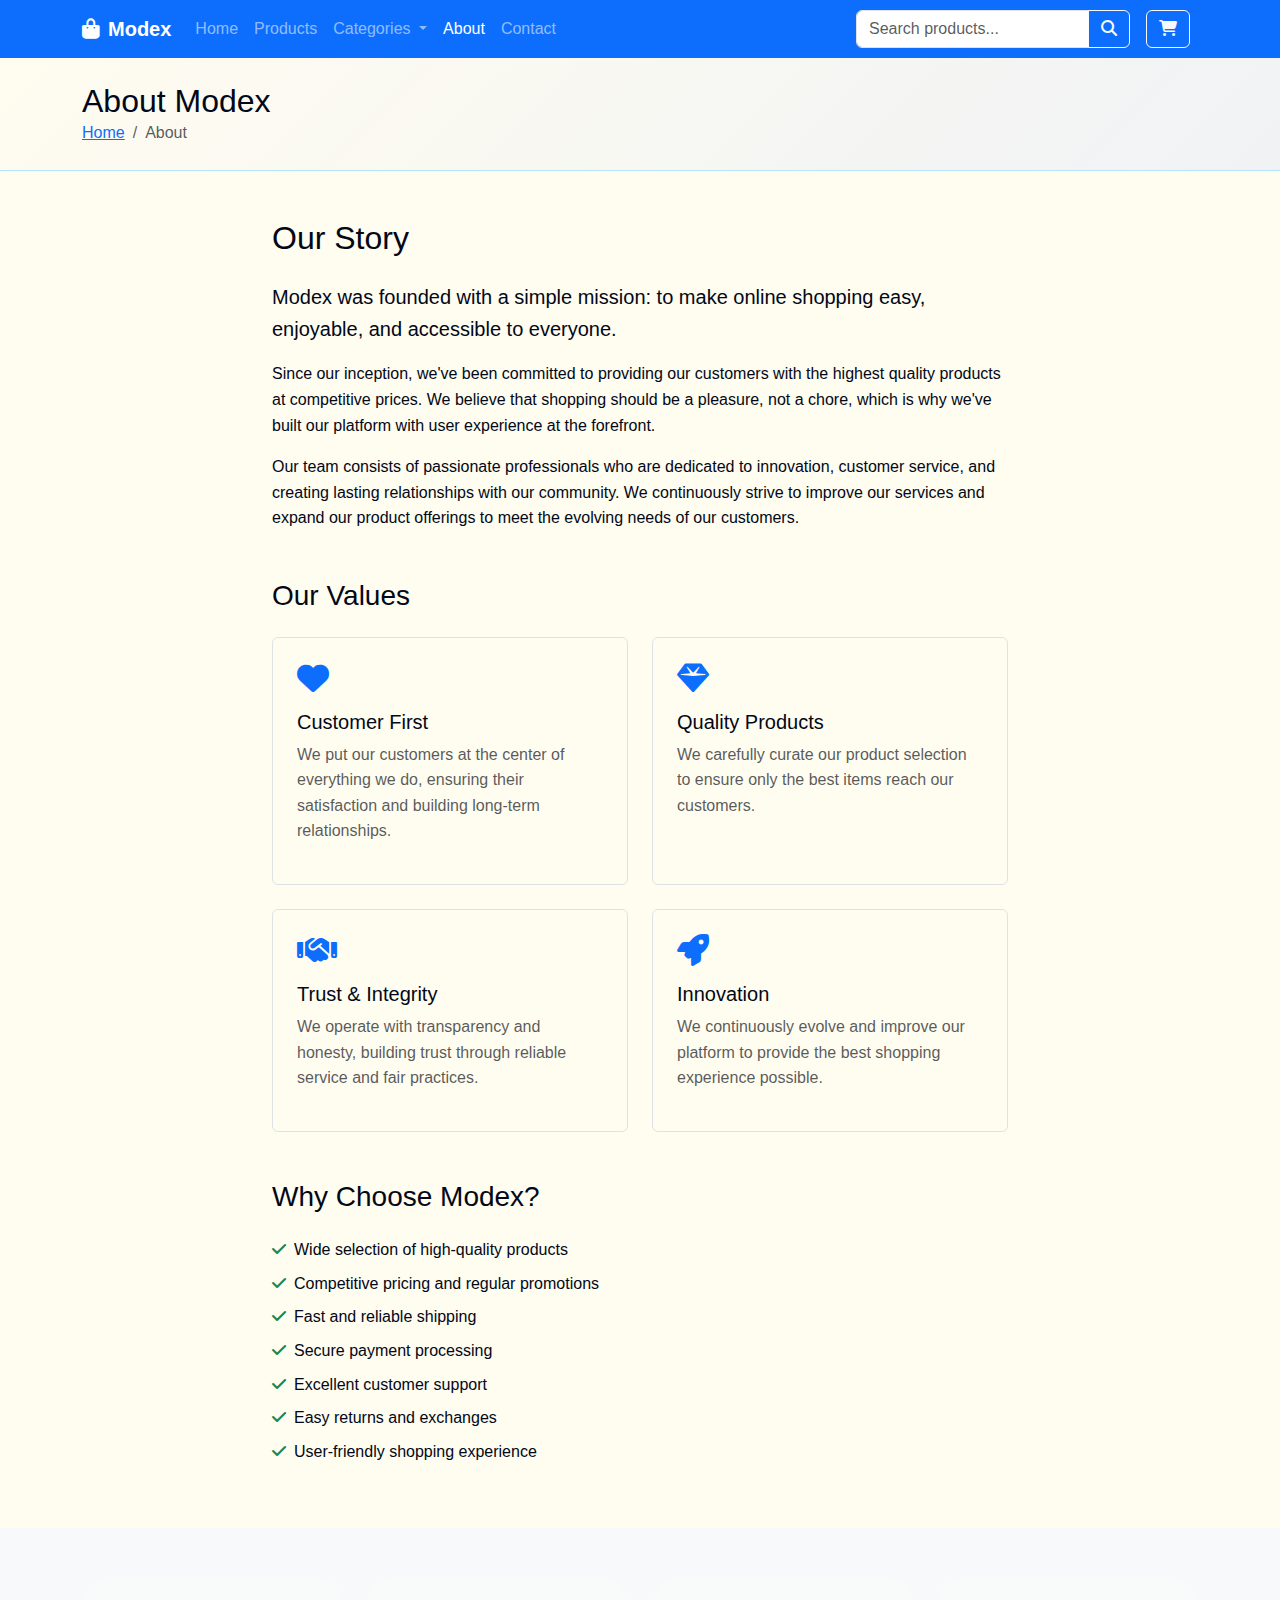
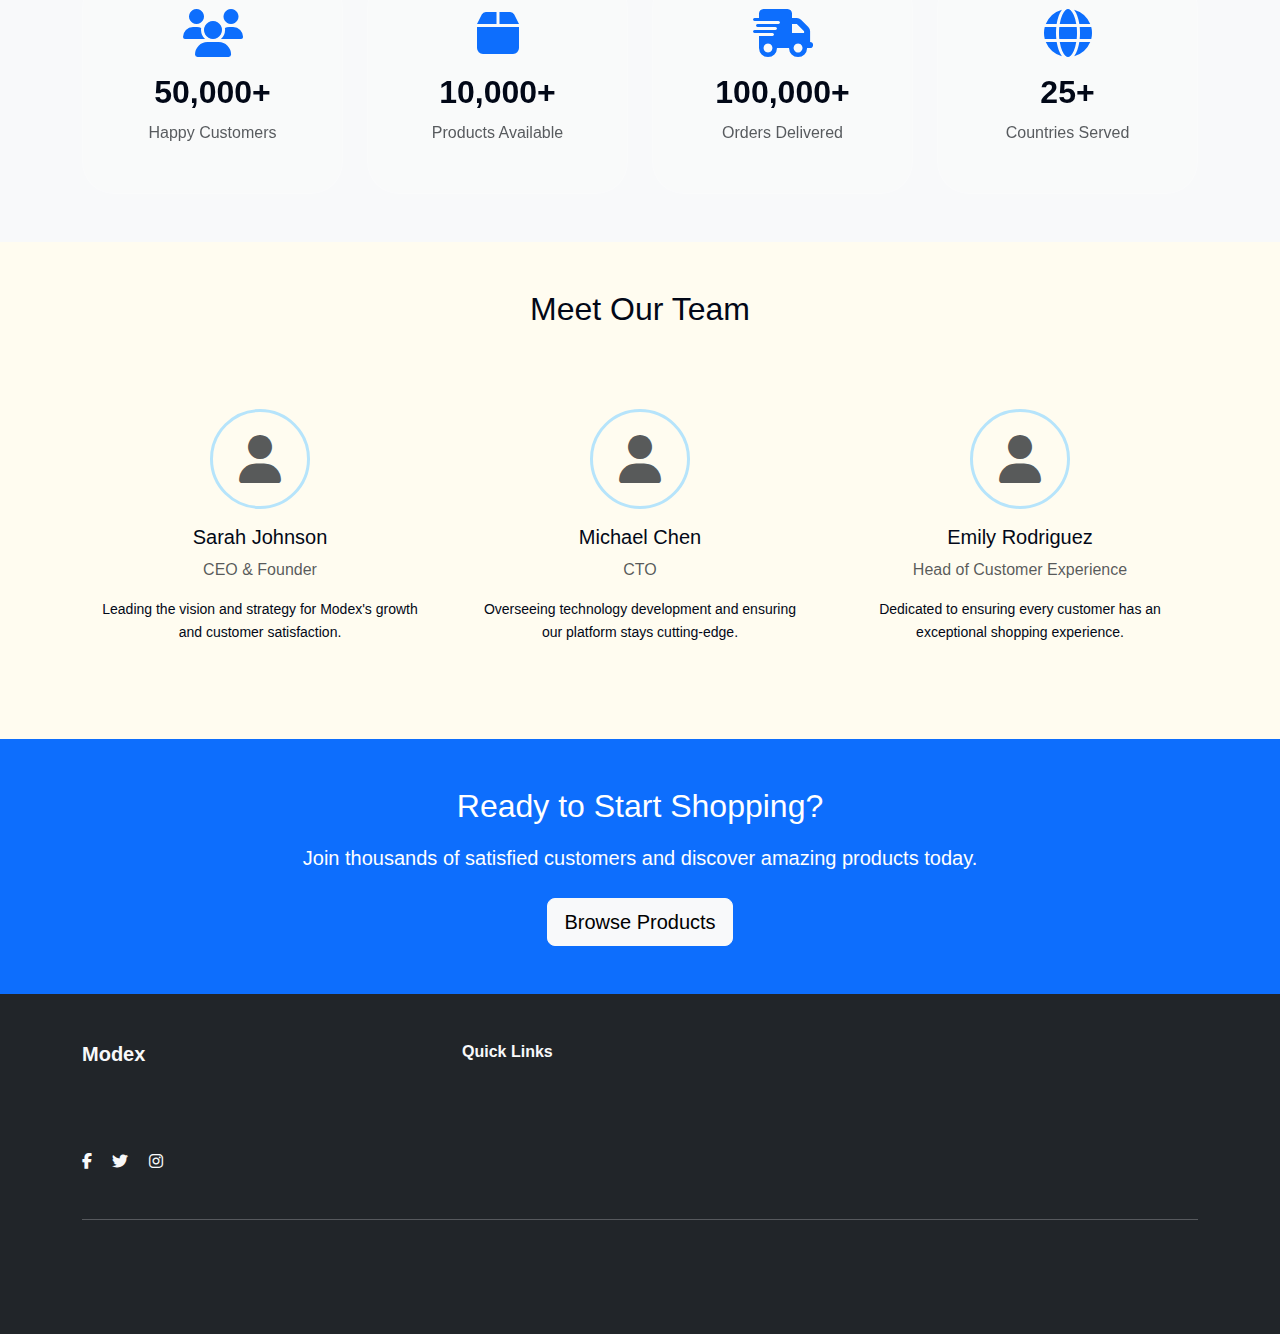
<file: about.html>
<!DOCTYPE html>
<html lang="en">
<head>
    <meta charset="UTF-8">
    <meta name="viewport" content="width=device-width, initial-scale=1.0">
    <title>About Us - Modex</title>
    
    <!-- Bootstrap CSS -->
    <link href="https://cdn.jsdelivr.net/npm/bootstrap@5.3.0/dist/css/bootstrap.min.css" rel="stylesheet">
    <!-- Font Awesome -->
    <link rel="stylesheet" href="https://cdnjs.cloudflare.com/ajax/libs/font-awesome/6.4.0/css/all.min.css">
    <!-- Custom CSS -->
    <link rel="stylesheet" href="css/style.css">
</head>
<body>
    <!-- Navigation -->
    <nav class="navbar navbar-expand-lg navbar-dark bg-primary sticky-top">
        <div class="container">
            <a class="navbar-brand fw-bold" href="index.html">
                <i class="fas fa-shopping-bag me-2"></i>Modex
            </a>
            
            <button class="navbar-toggler" type="button" data-bs-toggle="collapse" data-bs-target="#navbarNav">
                <span class="navbar-toggler-icon"></span>
            </button>
            
            <div class="collapse navbar-collapse" id="navbarNav">
                <ul class="navbar-nav me-auto">
                    <li class="nav-item">
                        <a class="nav-link" href="index.html">Home</a>
                    </li>
                    <li class="nav-item">
                        <a class="nav-link" href="products.html">Products</a>
                    </li>
                    <li class="nav-item dropdown">
                        <a class="nav-link dropdown-toggle" href="#" id="categoriesDropdown" role="button" data-bs-toggle="dropdown">
                            Categories
                        </a>
                        <ul class="dropdown-menu" id="categoriesMenu">
                            <!-- Categories will be loaded dynamically -->
                        </ul>
                    </li>
                    <li class="nav-item">
                        <a class="nav-link active" href="about.html">About</a>
                    </li>
                    <li class="nav-item">
                        <a class="nav-link" href="contact.html">Contact</a>
                    </li>
                </ul>
                
                <div class="d-flex align-items-center">
                    <div class="search-box me-3">
                        <div class="input-group">
                            <input type="text" class="form-control" id="searchInput" placeholder="Search products...">
                            <button class="btn btn-outline-light" type="button" id="searchBtn">
                                <i class="fas fa-search"></i>
                            </button>
                        </div>
                    </div>
                    
                    <a href="cart.html" class="btn btn-outline-light position-relative me-2">
                        <i class="fas fa-shopping-cart"></i>
                        <span class="position-absolute top-0 start-100 translate-middle badge rounded-pill bg-danger" id="cartCount">
                            0
                        </span>
                    </a>
                </div>
            </div>
        </div>
    </nav>

    <!-- Page Header -->
    <section class="page-header bg-light py-4">
        <div class="container">
            <h1 class="h2 mb-0">About Modex</h1>
            <nav aria-label="breadcrumb">
                <ol class="breadcrumb mb-0">
                    <li class="breadcrumb-item"><a href="index.html">Home</a></li>
                    <li class="breadcrumb-item active">About</li>
                </ol>
            </nav>
        </div>
    </section>

    <!-- About Content -->
    <div class="container py-5">
        <div class="row">
            <div class="col-lg-8 mx-auto">
                <div class="about-content">
                    <h2 class="mb-4">Our Story</h2>
                    <p class="lead">Modex was founded with a simple mission: to make online shopping easy, enjoyable, and accessible to everyone.</p>
                    
                    <p>Since our inception, we've been committed to providing our customers with the highest quality products at competitive prices. We believe that shopping should be a pleasure, not a chore, which is why we've built our platform with user experience at the forefront.</p>
                    
                    <p>Our team consists of passionate professionals who are dedicated to innovation, customer service, and creating lasting relationships with our community. We continuously strive to improve our services and expand our product offerings to meet the evolving needs of our customers.</p>
                    
                    <h3 class="mt-5 mb-4">Our Values</h3>
                    <div class="row g-4">
                        <div class="col-md-6">
                            <div class="value-card p-4 border rounded">
                                <i class="fas fa-heart fa-2x text-primary mb-3"></i>
                                <h5>Customer First</h5>
                                <p class="text-muted">We put our customers at the center of everything we do, ensuring their satisfaction and building long-term relationships.</p>
                            </div>
                        </div>
                        <div class="col-md-6">
                            <div class="value-card p-4 border rounded">
                                <i class="fas fa-gem fa-2x text-primary mb-3"></i>
                                <h5>Quality Products</h5>
                                <p class="text-muted">We carefully curate our product selection to ensure only the best items reach our customers.</p>
                            </div>
                        </div>
                        <div class="col-md-6">
                            <div class="value-card p-4 border rounded">
                                <i class="fas fa-handshake fa-2x text-primary mb-3"></i>
                                <h5>Trust & Integrity</h5>
                                <p class="text-muted">We operate with transparency and honesty, building trust through reliable service and fair practices.</p>
                            </div>
                        </div>
                        <div class="col-md-6">
                            <div class="value-card p-4 border rounded">
                                <i class="fas fa-rocket fa-2x text-primary mb-3"></i>
                                <h5>Innovation</h5>
                                <p class="text-muted">We continuously evolve and improve our platform to provide the best shopping experience possible.</p>
                            </div>
                        </div>
                    </div>
                    
                    <h3 class="mt-5 mb-4">Why Choose Modex?</h3>
                    <ul class="list-unstyled">
                        <li class="mb-2"><i class="fas fa-check text-success me-2"></i>Wide selection of high-quality products</li>
                        <li class="mb-2"><i class="fas fa-check text-success me-2"></i>Competitive pricing and regular promotions</li>
                        <li class="mb-2"><i class="fas fa-check text-success me-2"></i>Fast and reliable shipping</li>
                        <li class="mb-2"><i class="fas fa-check text-success me-2"></i>Secure payment processing</li>
                        <li class="mb-2"><i class="fas fa-check text-success me-2"></i>Excellent customer support</li>
                        <li class="mb-2"><i class="fas fa-check text-success me-2"></i>Easy returns and exchanges</li>
                        <li class="mb-2"><i class="fas fa-check text-success me-2"></i>User-friendly shopping experience</li>
                    </ul>
                </div>
            </div>
        </div>
    </div>

    <!-- Statistics Section -->
    <section class="py-5 bg-light">
        <div class="container">
            <div class="row text-center g-4">
                <div class="col-md-3">
                    <div class="stat-card">
                        <i class="fas fa-users fa-3x text-primary mb-3"></i>
                        <h3 class="h2 fw-bold">50,000+</h3>
                        <p class="text-muted">Happy Customers</p>
                    </div>
                </div>
                <div class="col-md-3">
                    <div class="stat-card">
                        <i class="fas fa-box fa-3x text-primary mb-3"></i>
                        <h3 class="h2 fw-bold">10,000+</h3>
                        <p class="text-muted">Products Available</p>
                    </div>
                </div>
                <div class="col-md-3">
                    <div class="stat-card">
                        <i class="fas fa-shipping-fast fa-3x text-primary mb-3"></i>
                        <h3 class="h2 fw-bold">100,000+</h3>
                        <p class="text-muted">Orders Delivered</p>
                    </div>
                </div>
                <div class="col-md-3">
                    <div class="stat-card">
                        <i class="fas fa-globe fa-3x text-primary mb-3"></i>
                        <h3 class="h2 fw-bold">25+</h3>
                        <p class="text-muted">Countries Served</p>
                    </div>
                </div>
            </div>
        </div>
    </section>

    <!-- Team Section -->
    <section class="py-5">
        <div class="container">
            <h2 class="text-center mb-5">Meet Our Team</h2>
            <div class="row g-4">
                <div class="col-lg-4 col-md-6">
                    <div class="team-card text-center">
                        <div class="team-avatar mx-auto mb-3">
                            <i class="fas fa-user fa-3x text-muted"></i>
                        </div>
                        <h5>Sarah Johnson</h5>
                        <p class="text-muted">CEO & Founder</p>
                        <p class="small">Leading the vision and strategy for Modex's growth and customer satisfaction.</p>
                    </div>
                </div>
                <div class="col-lg-4 col-md-6">
                    <div class="team-card text-center">
                        <div class="team-avatar mx-auto mb-3">
                            <i class="fas fa-user fa-3x text-muted"></i>
                        </div>
                        <h5>Michael Chen</h5>
                        <p class="text-muted">CTO</p>
                        <p class="small">Overseeing technology development and ensuring our platform stays cutting-edge.</p>
                    </div>
                </div>
                <div class="col-lg-4 col-md-6">
                    <div class="team-card text-center">
                        <div class="team-avatar mx-auto mb-3">
                            <i class="fas fa-user fa-3x text-muted"></i>
                        </div>
                        <h5>Emily Rodriguez</h5>
                        <p class="text-muted">Head of Customer Experience</p>
                        <p class="small">Dedicated to ensuring every customer has an exceptional shopping experience.</p>
                    </div>
                </div>
            </div>
        </div>
    </section>

    <!-- Call to Action -->
    <section class="py-5 bg-primary text-white">
        <div class="container text-center">
            <h2 class="mb-3">Ready to Start Shopping?</h2>
            <p class="lead mb-4">Join thousands of satisfied customers and discover amazing products today.</p>
            <a href="products.html" class="btn btn-light btn-lg">Browse Products</a>
        </div>
    </section>

    <!-- Footer -->
    <footer class="bg-dark text-light py-5">
        <div class="container">
            <div class="row g-4">
                <div class="col-lg-4">
                    <h5 class="fw-bold mb-3">Modex</h5>
                    <p class="text-muted">Your trusted e-commerce partner for quality products and exceptional service.</p>
                    <div class="social-links">
                        <a href="#" class="text-light me-3"><i class="fab fa-facebook-f"></i></a>
                        <a href="#" class="text-light me-3"><i class="fab fa-twitter"></i></a>
                        <a href="#" class="text-light me-3"><i class="fab fa-instagram"></i></a>
                    </div>
                </div>
                <div class="col-lg-2">
                    <h6 class="fw-bold mb-3">Quick Links</h6>
                    <ul class="list-unstyled">
                        <li><a href="index.html" class="text-muted text-decoration-none">Home</a></li>
                        <li><a href="products.html" class="text-muted text-decoration-none">Products</a></li>
                        <li><a href="about.html" class="text-muted text-decoration-none">About</a></li>
                        <li><a href="contact.html" class="text-muted text-decoration-none">Contact</a></li>
                    </ul>
                </div>
            </div>
            <hr class="my-4">
            <div class="text-center text-muted">
                <p>&copy; 2023 Modex. All rights reserved.</p>
            </div>
        </div>
    </footer>

    <!-- Bootstrap JS -->
    <script src="https://cdn.jsdelivr.net/npm/bootstrap@5.3.0/dist/js/bootstrap.bundle.min.js"></script>
    <!-- Custom JS -->
    <script src="js/main.js"></script>
    <script src="js/cart.js"></script>
</body>
</html>
</file>
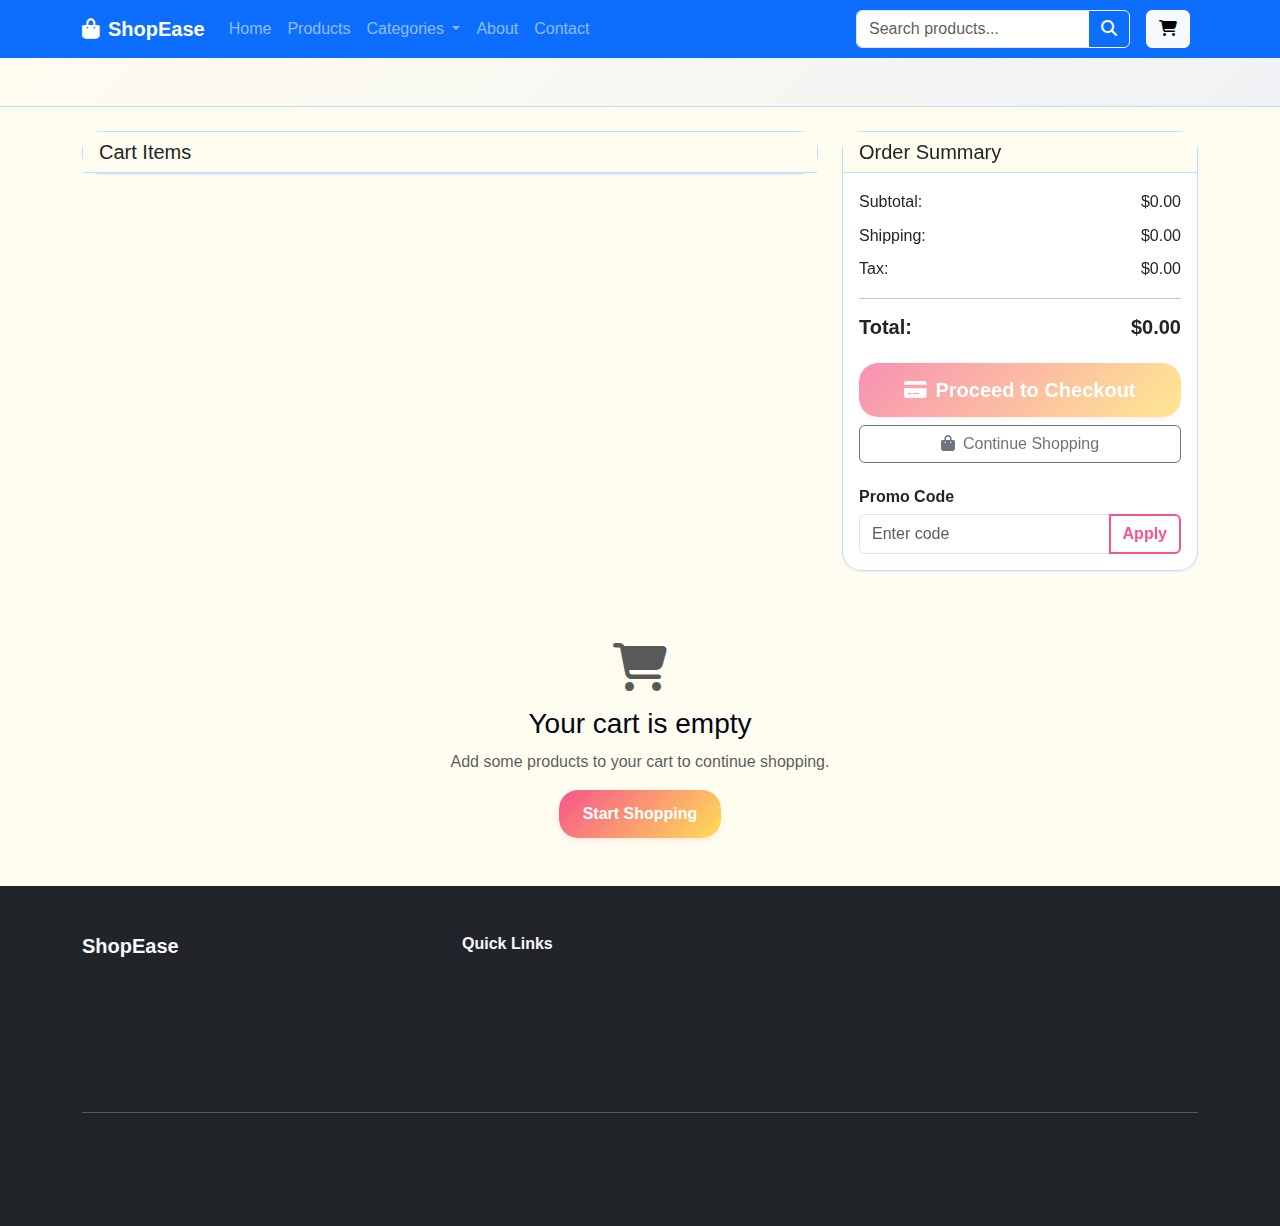
<file: cart.html>
<!DOCTYPE html>
<html lang="en">
<head>
    <meta charset="UTF-8">
    <meta name="viewport" content="width=device-width, initial-scale=1.0">
    <title>Shopping Cart - ShopEase</title>
    
    <!-- Bootstrap CSS -->
    <link href="https://cdn.jsdelivr.net/npm/bootstrap@5.3.0/dist/css/bootstrap.min.css" rel="stylesheet">
    <!-- Font Awesome -->
    <link rel="stylesheet" href="https://cdnjs.cloudflare.com/ajax/libs/font-awesome/6.4.0/css/all.min.css">
    <!-- Custom CSS -->
    <link rel="stylesheet" href="css/style.css">
</head>
<body>
    <!-- Navigation -->
    <nav class="navbar navbar-expand-lg navbar-dark bg-primary sticky-top">
        <div class="container">
            <a class="navbar-brand fw-bold" href="index.html">
                <i class="fas fa-shopping-bag me-2"></i>ShopEase
            </a>
            
            <button class="navbar-toggler" type="button" data-bs-toggle="collapse" data-bs-target="#navbarNav">
                <span class="navbar-toggler-icon"></span>
            </button>
            
            <div class="collapse navbar-collapse" id="navbarNav">
                <ul class="navbar-nav me-auto">
                    <li class="nav-item">
                        <a class="nav-link" href="index.html">Home</a>
                    </li>
                    <li class="nav-item">
                        <a class="nav-link" href="products.html">Products</a>
                    </li>
                    <li class="nav-item dropdown">
                        <a class="nav-link dropdown-toggle" href="#" id="categoriesDropdown" role="button" data-bs-toggle="dropdown">
                            Categories
                        </a>
                        <ul class="dropdown-menu" id="categoriesMenu">
                            <!-- Categories will be loaded dynamically -->
                        </ul>
                    </li>
                    <li class="nav-item">
                        <a class="nav-link" href="about.html">About</a>
                    </li>
                    <li class="nav-item">
                        <a class="nav-link" href="contact.html">Contact</a>
                    </li>
                </ul>
                
                <div class="d-flex align-items-center">
                    <div class="search-box me-3">
                        <div class="input-group">
                            <input type="text" class="form-control" id="searchInput" placeholder="Search products...">
                            <button class="btn btn-outline-light" type="button" id="searchBtn">
                                <i class="fas fa-search"></i>
                            </button>
                        </div>
                    </div>
                    
                    <a href="cart.html" class="btn btn-outline-light position-relative me-2 active">
                        <i class="fas fa-shopping-cart"></i>
                        <span class="position-absolute top-0 start-100 translate-middle badge rounded-pill bg-danger" id="cartCount">
                            0
                        </span>
                    </a>
                </div>
            </div>
        </div>
    </nav>

    <!-- Page Header -->
    <section class="page-header bg-light py-4">
        <div class="container">
            <div class="row align-items-center">
                <div class="col-md-6">
                    <h1 class="h2 mb-0">Shopping Cart</h1>
                    <nav aria-label="breadcrumb">
                        <ol class="breadcrumb mb-0">
                            <li class="breadcrumb-item"><a href="index.html">Home</a></li>
                            <li class="breadcrumb-item active">Cart</li>
                        </ol>
                    </nav>
                </div>
                <div class="col-md-6 text-md-end">
                    <button class="btn btn-outline-danger btn-sm" id="clearCartBtn">
                        <i class="fas fa-trash me-1"></i>Clear Cart
                    </button>
                </div>
            </div>
        </div>
    </section>

    <!-- Cart Content -->
    <div class="container py-4">
        <div class="row">
            <!-- Cart Items -->
            <div class="col-lg-8">
                <div class="card">
                    <div class="card-header">
                        <h5 class="mb-0">Cart Items</h5>
                    </div>
                    <div class="card-body p-0">
                        <div id="cartItemsContainer">
                            <!-- Cart items will be loaded dynamically -->
                        </div>
                    </div>
                </div>
            </div>

            <!-- Order Summary -->
            <div class="col-lg-4">
                <div class="card sticky-top" style="top: 100px;">
                    <div class="card-header">
                        <h5 class="mb-0">Order Summary</h5>
                    </div>
                    <div class="card-body">
                        <div class="d-flex justify-content-between mb-2">
                            <span>Subtotal:</span>
                            <span id="subtotal">$0.00</span>
                        </div>
                        <div class="d-flex justify-content-between mb-2">
                            <span>Shipping:</span>
                            <span id="shipping">$0.00</span>
                        </div>
                        <div class="d-flex justify-content-between mb-2">
                            <span>Tax:</span>
                            <span id="tax">$0.00</span>
                        </div>
                        <hr>
                        <div class="d-flex justify-content-between fw-bold h5">
                            <span>Total:</span>
                            <span id="total">$0.00</span>
                        </div>
                        
                        <div class="d-grid gap-2 mt-4">
                            <button class="btn btn-primary btn-lg" id="checkoutBtn" disabled>
                                <i class="fas fa-credit-card me-2"></i>Proceed to Checkout
                            </button>
                            <a href="products.html" class="btn btn-outline-secondary">
                                <i class="fas fa-shopping-bag me-2"></i>Continue Shopping
                            </a>
                        </div>
                        
                        <!-- Promo Code -->
                        <div class="mt-4">
                            <h6 class="fw-bold">Promo Code</h6>
                            <div class="input-group">
                                <input type="text" class="form-control" id="promoCode" placeholder="Enter code">
                                <button class="btn btn-outline-primary" type="button" id="applyPromoBtn">Apply</button>
                            </div>
                            <div class="invalid-feedback" id="promoError"></div>
                        </div>
                    </div>
                </div>
            </div>
        </div>
    </div>

    <!-- Empty Cart -->
    <div class="container py-5 text-center d-none" id="emptyCart">
        <i class="fas fa-shopping-cart fa-3x text-muted mb-3"></i>
        <h3>Your cart is empty</h3>
        <p class="text-muted">Add some products to your cart to continue shopping.</p>
        <a href="products.html" class="btn btn-primary">Start Shopping</a>
    </div>

    <!-- Recommended Products -->
    <section class="py-5 bg-light" id="recommendedSection" style="display: none;">
        <div class="container">
            <h3 class="mb-4">Recommended for You</h3>
            <div class="row g-4" id="recommendedProducts">
                <!-- Recommended products will be loaded dynamically -->
            </div>
        </div>
    </section>

    <!-- Footer -->
    <footer class="bg-dark text-light py-5">
        <div class="container">
            <div class="row g-4">
                <div class="col-lg-4">
                    <h5 class="fw-bold mb-3">ShopEase</h5>
                    <p class="text-muted">Your trusted e-commerce partner for quality products and exceptional service.</p>
                </div>
                <div class="col-lg-2">
                    <h6 class="fw-bold mb-3">Quick Links</h6>
                    <ul class="list-unstyled">
                        <li><a href="index.html" class="text-muted text-decoration-none">Home</a></li>
                        <li><a href="products.html" class="text-muted text-decoration-none">Products</a></li>
                        <li><a href="about.html" class="text-muted text-decoration-none">About</a></li>
                        <li><a href="contact.html" class="text-muted text-decoration-none">Contact</a></li>
                    </ul>
                </div>
            </div>
            <hr class="my-4">
            <div class="text-center text-muted">
                <p>&copy; 2023 ShopEase. All rights reserved.</p>
            </div>
        </div>
    </footer>

    <!-- Bootstrap JS -->
    <script src="https://cdn.jsdelivr.net/npm/bootstrap@5.3.0/dist/js/bootstrap.bundle.min.js"></script>
    <!-- Custom JS -->
    <script src="js/main.js"></script>
    <script src="js/cart.js"></script>
    <script src="js/products.js"></script>
    <script>
        // Cart page specific functionality
        document.addEventListener('DOMContentLoaded', function() {
            loadCartPage();
            
            // Event listeners
            document.getElementById('clearCartBtn').addEventListener('click', function() {
                if (confirm('Are you sure you want to clear your cart?')) {
                    cart.clear();
                    loadCartPage();
                }
            });
            
            document.getElementById('checkoutBtn').addEventListener('click', function() {
                alert('Checkout functionality would be implemented here with payment processing.');
            });
            
            document.getElementById('applyPromoBtn').addEventListener('click', applyPromoCode);
        });

        function loadCartPage() {
            const cartItems = cart.getItems();
            
            if (cartItems.length === 0) {
                showEmptyCart();
                return;
            }
            
            showCartItems(cartItems);
            updateOrderSummary();
            loadRecommendedProducts();
        }

        function showEmptyCart() {
            document.querySelector('.container .row').style.display = 'none';
            document.getElementById('emptyCart').classList.remove('d-none');
            document.getElementById('recommendedSection').style.display = 'none';
        }

        function showCartItems(items) {
            document.querySelector('.container .row').style.display = 'block';
            document.getElementById('emptyCart').classList.add('d-none');
            
            const container = document.getElementById('cartItemsContainer');
            container.innerHTML = items.map(item => createCartItemHTML(item)).join('');
            
            // Add event listeners for quantity changes and removals
            items.forEach(item => {
                const decreaseBtn = document.getElementById(`decrease-${item.id}`);
                const increaseBtn = document.getElementById(`increase-${item.id}`);
                const removeBtn = document.getElementById(`remove-${item.id}`);
                const quantityInput = document.getElementById(`quantity-${item.id}`);
                
                decreaseBtn.addEventListener('click', () => {
                    if (item.quantity > 1) {
                        cart.updateQuantity(item.id, item.quantity - 1);
                        loadCartPage();
                    }
                });
                
                increaseBtn.addEventListener('click', () => {
                    cart.updateQuantity(item.id, item.quantity + 1);
                    loadCartPage();
                });
                
                removeBtn.addEventListener('click', () => {
                    if (confirm('Remove this item from cart?')) {
                        cart.removeItem(item.id);
                        loadCartPage();
                    }
                });
                
                quantityInput.addEventListener('change', (e) => {
                    const newQuantity = parseInt(e.target.value);
                    if (newQuantity > 0 && newQuantity <= 10) {
                        cart.updateQuantity(item.id, newQuantity);
                        updateOrderSummary();
                    } else {
                        e.target.value = item.quantity;
                    }
                });
            });
        }

        function createCartItemHTML(item) {
            return `
                <div class="cart-item p-3 border-bottom">
                    <div class="row align-items-center">
                        <div class="col-md-2">
                            <div class="product-image-placeholder-sm">
                                <i class="fas fa-image text-muted"></i>
                            </div>
                        </div>
                        <div class="col-md-4">
                            <h6 class="mb-1">${escapeHtml(item.name)}</h6>
                            <small class="text-muted">Category: ${escapeHtml(item.category)}</small>
                        </div>
                        <div class="col-md-2">
                            <span class="fw-bold">$${item.price.toFixed(2)}</span>
                        </div>
                        <div class="col-md-3">
                            <div class="input-group input-group-sm">
                                <button class="btn btn-outline-secondary" type="button" id="decrease-${item.id}">-</button>
                                <input type="number" class="form-control text-center" id="quantity-${item.id}" 
                                       value="${item.quantity}" min="1" max="10">
                                <button class="btn btn-outline-secondary" type="button" id="increase-${item.id}">+</button>
                            </div>
                        </div>
                        <div class="col-md-1 text-end">
                            <button class="btn btn-outline-danger btn-sm" id="remove-${item.id}">
                                <i class="fas fa-trash"></i>
                            </button>
                        </div>
                    </div>
                    <div class="row mt-2">
                        <div class="col-md-8 offset-md-2">
                            <small class="text-muted">Subtotal: $${(item.price * item.quantity).toFixed(2)}</small>
                        </div>
                    </div>
                </div>
            `;
        }

        function updateOrderSummary() {
            const cartItems = cart.getItems();
            const subtotal = cart.getTotal();
            const shipping = subtotal > 50 ? 0 : 9.99;
            const tax = subtotal * 0.08; // 8% tax
            const total = subtotal + shipping + tax;
            
            document.getElementById('subtotal').textContent = `$${subtotal.toFixed(2)}`;
            document.getElementById('shipping').textContent = shipping === 0 ? 'Free' : `$${shipping.toFixed(2)}`;
            document.getElementById('tax').textContent = `$${tax.toFixed(2)}`;
            document.getElementById('total').textContent = `$${total.toFixed(2)}`;
            
            const checkoutBtn = document.getElementById('checkoutBtn');
            checkoutBtn.disabled = cartItems.length === 0;
        }

        async function loadRecommendedProducts() {
            try {
                const products = await loadProducts();
                const randomProducts = products
                    .sort(() => 0.5 - Math.random())
                    .slice(0, 4);
                
                if (randomProducts.length > 0) {
                    displayRecommendedProducts(randomProducts);
                    document.getElementById('recommendedSection').style.display = 'block';
                }
            } catch (error) {
                console.error('Error loading recommended products:', error);
            }
        }

        function displayRecommendedProducts(products) {
            const container = document.getElementById('recommendedProducts');
            container.innerHTML = products.map(product => createProductCard(product)).join('');
        }

        function applyPromoCode() {
            const promoCode = document.getElementById('promoCode').value.trim();
            const errorElement = document.getElementById('promoError');
            
            if (!promoCode) {
                showPromoError('Please enter a promo code');
                return;
            }
            
            // Simple promo code validation
            const validCodes = {
                'SAVE10': 0.1,
                'WELCOME20': 0.2,
                'FREESHIP': 'free_shipping'
            };
            
            if (validCodes[promoCode.toUpperCase()]) {
                alert('Promo code applied successfully!');
                document.getElementById('promoCode').value = '';
                errorElement.style.display = 'none';
                // Here you would apply the discount logic
            } else {
                showPromoError('Invalid promo code');
            }
        }

        function showPromoError(message) {
            const errorElement = document.getElementById('promoError');
            errorElement.textContent = message;
            errorElement.style.display = 'block';
        }

        function escapeHtml(text) {
            const div = document.createElement('div');
            div.textContent = text;
            return div.innerHTML;
        }
    </script>
</body>
</html>
</file>
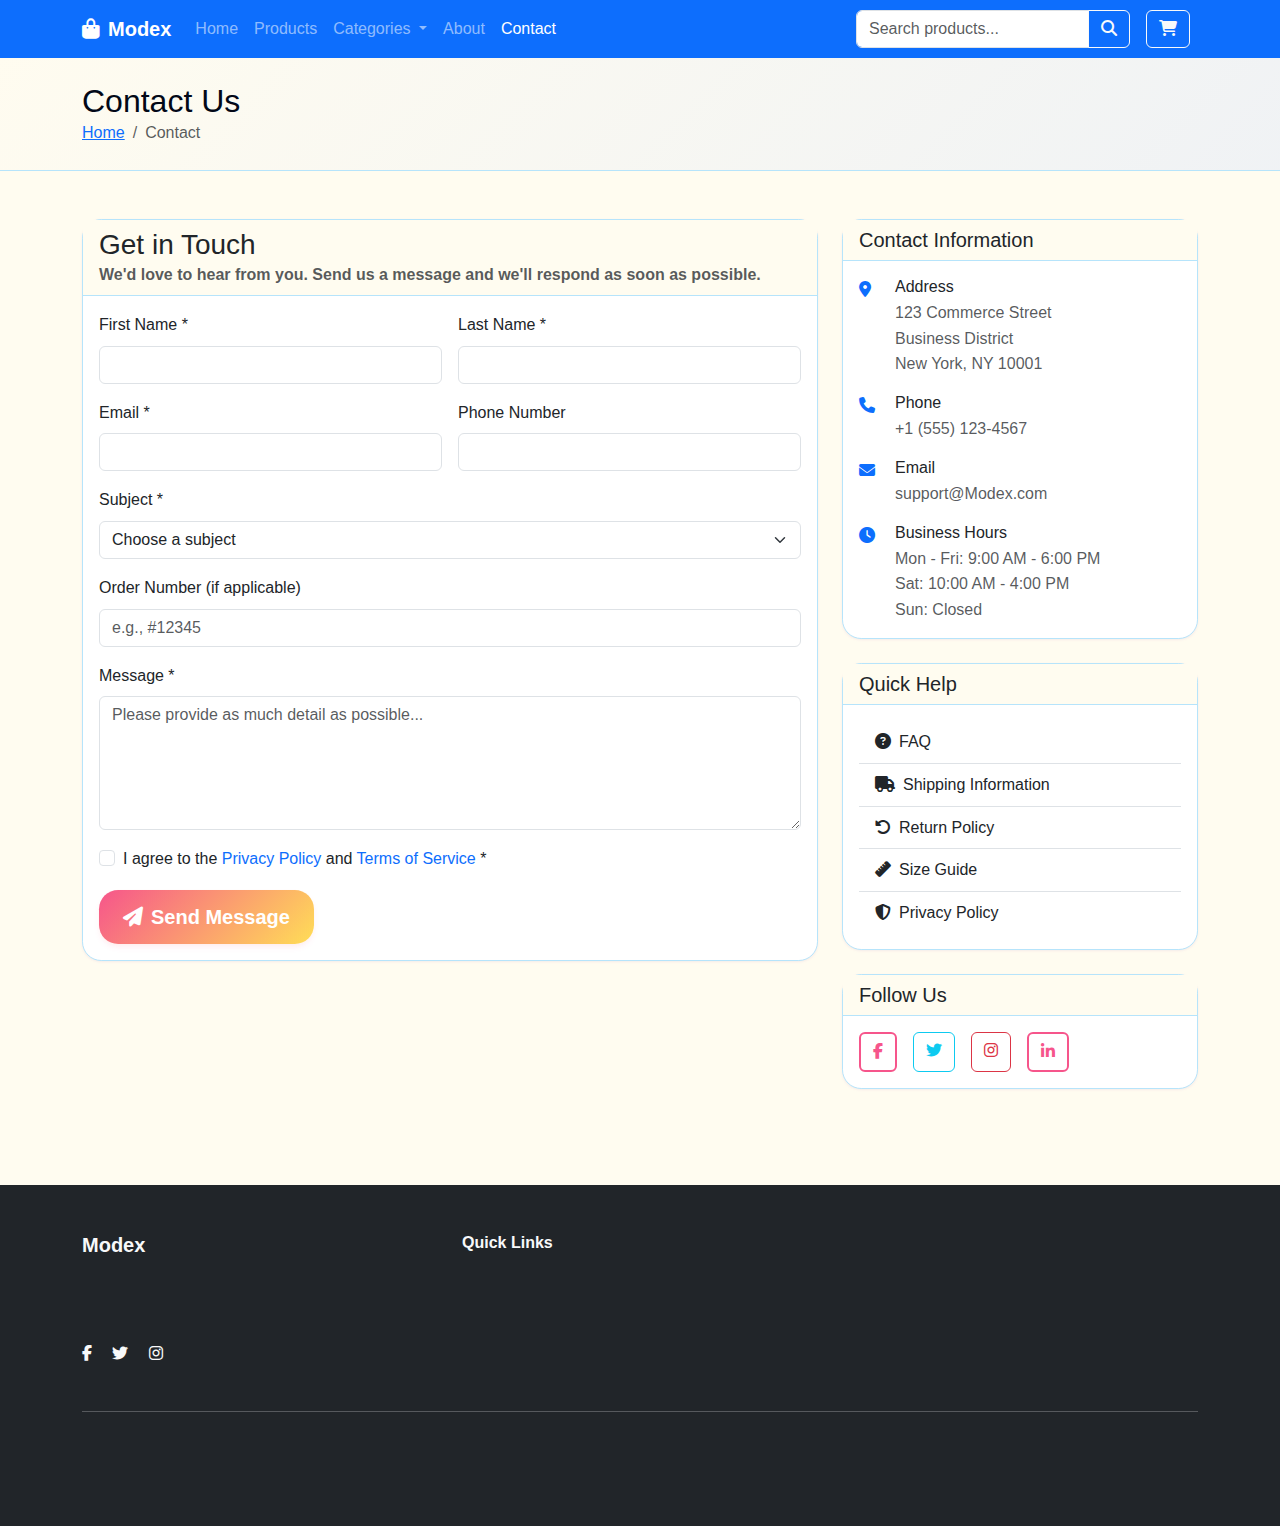
<file: contact.html>
<!DOCTYPE html>
<html lang="en">
<head>
    <meta charset="UTF-8">
    <meta name="viewport" content="width=device-width, initial-scale=1.0">
    <title>Contact Us - Modex</title>
    
    <!-- Bootstrap CSS -->
    <link href="https://cdn.jsdelivr.net/npm/bootstrap@5.3.0/dist/css/bootstrap.min.css" rel="stylesheet">
    <!-- Font Awesome -->
    <link rel="stylesheet" href="https://cdnjs.cloudflare.com/ajax/libs/font-awesome/6.4.0/css/all.min.css">
    <!-- Custom CSS -->
    <link rel="stylesheet" href="css/style.css">
</head>
<body>
    <!-- Navigation -->
    <nav class="navbar navbar-expand-lg navbar-dark bg-primary sticky-top">
        <div class="container">
            <a class="navbar-brand fw-bold" href="index.html">
                <i class="fas fa-shopping-bag me-2"></i>Modex
            </a>
            
            <button class="navbar-toggler" type="button" data-bs-toggle="collapse" data-bs-target="#navbarNav">
                <span class="navbar-toggler-icon"></span>
            </button>
            
            <div class="collapse navbar-collapse" id="navbarNav">
                <ul class="navbar-nav me-auto">
                    <li class="nav-item">
                        <a class="nav-link" href="index.html">Home</a>
                    </li>
                    <li class="nav-item">
                        <a class="nav-link" href="products.html">Products</a>
                    </li>
                    <li class="nav-item dropdown">
                        <a class="nav-link dropdown-toggle" href="#" id="categoriesDropdown" role="button" data-bs-toggle="dropdown">
                            Categories
                        </a>
                        <ul class="dropdown-menu" id="categoriesMenu">
                            <!-- Categories will be loaded dynamically -->
                        </ul>
                    </li>
                    <li class="nav-item">
                        <a class="nav-link" href="about.html">About</a>
                    </li>
                    <li class="nav-item">
                        <a class="nav-link active" href="contact.html">Contact</a>
                    </li>
                </ul>
                
                <div class="d-flex align-items-center">
                    <div class="search-box me-3">
                        <div class="input-group">
                            <input type="text" class="form-control" id="searchInput" placeholder="Search products...">
                            <button class="btn btn-outline-light" type="button" id="searchBtn">
                                <i class="fas fa-search"></i>
                            </button>
                        </div>
                    </div>
                    
                    <a href="cart.html" class="btn btn-outline-light position-relative me-2">
                        <i class="fas fa-shopping-cart"></i>
                        <span class="position-absolute top-0 start-100 translate-middle badge rounded-pill bg-danger" id="cartCount">
                            0
                        </span>
                    </a>
                </div>
            </div>
        </div>
    </nav>

    <!-- Page Header -->
    <section class="page-header bg-light py-4">
        <div class="container">
            <h1 class="h2 mb-0">Contact Us</h1>
            <nav aria-label="breadcrumb">
                <ol class="breadcrumb mb-0">
                    <li class="breadcrumb-item"><a href="index.html">Home</a></li>
                    <li class="breadcrumb-item active">Contact</li>
                </ol>
            </nav>
        </div>
    </section>

    <!-- Contact Content -->
    <div class="container py-5">
        <div class="row">
            <!-- Contact Form -->
            <div class="col-lg-8">
                <div class="card">
                    <div class="card-header">
                        <h3 class="mb-0">Get in Touch</h3>
                        <p class="text-muted mb-0">We'd love to hear from you. Send us a message and we'll respond as soon as possible.</p>
                    </div>
                    <div class="card-body">
                        <form id="contactForm">
                            <div class="row g-3">
                                <div class="col-md-6">
                                    <label for="firstName" class="form-label">First Name *</label>
                                    <input type="text" class="form-control" id="firstName" required>
                                    <div class="invalid-feedback">Please provide a valid first name.</div>
                                </div>
                                <div class="col-md-6">
                                    <label for="lastName" class="form-label">Last Name *</label>
                                    <input type="text" class="form-control" id="lastName" required>
                                    <div class="invalid-feedback">Please provide a valid last name.</div>
                                </div>
                                <div class="col-md-6">
                                    <label for="email" class="form-label">Email *</label>
                                    <input type="email" class="form-control" id="email" required>
                                    <div class="invalid-feedback">Please provide a valid email address.</div>
                                </div>
                                <div class="col-md-6">
                                    <label for="phone" class="form-label">Phone Number</label>
                                    <input type="tel" class="form-control" id="phone">
                                </div>
                                <div class="col-12">
                                    <label for="subject" class="form-label">Subject *</label>
                                    <select class="form-select" id="subject" required>
                                        <option value="">Choose a subject</option>
                                        <option value="general">General Inquiry</option>
                                        <option value="order">Order Support</option>
                                        <option value="returns">Returns & Exchanges</option>
                                        <option value="shipping">Shipping Questions</option>
                                        <option value="product">Product Information</option>
                                        <option value="technical">Technical Support</option>
                                        <option value="partnership">Partnership Opportunities</option>
                                        <option value="other">Other</option>
                                    </select>
                                    <div class="invalid-feedback">Please select a subject.</div>
                                </div>
                                <div class="col-12">
                                    <label for="orderNumber" class="form-label">Order Number (if applicable)</label>
                                    <input type="text" class="form-control" id="orderNumber" placeholder="e.g., #12345">
                                </div>
                                <div class="col-12">
                                    <label for="message" class="form-label">Message *</label>
                                    <textarea class="form-control" id="message" rows="5" required placeholder="Please provide as much detail as possible..."></textarea>
                                    <div class="invalid-feedback">Please enter your message.</div>
                                </div>
                                <div class="col-12">
                                    <div class="form-check">
                                        <input class="form-check-input" type="checkbox" id="agreeTerms" required>
                                        <label class="form-check-label" for="agreeTerms">
                                            I agree to the <a href="#" class="text-decoration-none">Privacy Policy</a> and <a href="#" class="text-decoration-none">Terms of Service</a> *
                                        </label>
                                        <div class="invalid-feedback">You must agree to the terms and conditions.</div>
                                    </div>
                                </div>
                                <div class="col-12">
                                    <button type="submit" class="btn btn-primary btn-lg" id="submitBtn">
                                        <i class="fas fa-paper-plane me-2"></i>Send Message
                                    </button>
                                </div>
                            </div>
                        </form>
                    </div>
                </div>
            </div>

            <!-- Contact Information -->
            <div class="col-lg-4">
                <div class="contact-info">
                    <div class="card mb-4">
                        <div class="card-header">
                            <h5 class="mb-0">Contact Information</h5>
                        </div>
                        <div class="card-body">
                            <div class="contact-item mb-3">
                                <i class="fas fa-map-marker-alt text-primary me-3"></i>
                                <div>
                                    <h6 class="mb-1">Address</h6>
                                    <p class="text-muted mb-0">123 Commerce Street<br>Business District<br>New York, NY 10001</p>
                                </div>
                            </div>
                            <div class="contact-item mb-3">
                                <i class="fas fa-phone text-primary me-3"></i>
                                <div>
                                    <h6 class="mb-1">Phone</h6>
                                    <p class="text-muted mb-0">+1 (555) 123-4567</p>
                                </div>
                            </div>
                            <div class="contact-item mb-3">
                                <i class="fas fa-envelope text-primary me-3"></i>
                                <div>
                                    <h6 class="mb-1">Email</h6>
                                    <p class="text-muted mb-0">support@Modex.com</p>
                                </div>
                            </div>
                            <div class="contact-item">
                                <i class="fas fa-clock text-primary me-3"></i>
                                <div>
                                    <h6 class="mb-1">Business Hours</h6>
                                    <p class="text-muted mb-0">
                                        Mon - Fri: 9:00 AM - 6:00 PM<br>
                                        Sat: 10:00 AM - 4:00 PM<br>
                                        Sun: Closed
                                    </p>
                                </div>
                            </div>
                        </div>
                    </div>

                    <div class="card mb-4">
                        <div class="card-header">
                            <h5 class="mb-0">Quick Help</h5>
                        </div>
                        <div class="card-body">
                            <div class="list-group list-group-flush">
                                <a href="#" class="list-group-item list-group-item-action">
                                    <i class="fas fa-question-circle me-2"></i>FAQ
                                </a>
                                <a href="#" class="list-group-item list-group-item-action">
                                    <i class="fas fa-truck me-2"></i>Shipping Information
                                </a>
                                <a href="#" class="list-group-item list-group-item-action">
                                    <i class="fas fa-undo-alt me-2"></i>Return Policy
                                </a>
                                <a href="#" class="list-group-item list-group-item-action">
                                    <i class="fas fa-ruler me-2"></i>Size Guide
                                </a>
                                <a href="#" class="list-group-item list-group-item-action">
                                    <i class="fas fa-shield-alt me-2"></i>Privacy Policy
                                </a>
                            </div>
                        </div>
                    </div>

                    <div class="card">
                        <div class="card-header">
                            <h5 class="mb-0">Follow Us</h5>
                        </div>
                        <div class="card-body">
                            <div class="social-links d-flex gap-3">
                                <a href="#" class="btn btn-outline-primary">
                                    <i class="fab fa-facebook-f"></i>
                                </a>
                                <a href="#" class="btn btn-outline-info">
                                    <i class="fab fa-twitter"></i>
                                </a>
                                <a href="#" class="btn btn-outline-danger">
                                    <i class="fab fa-instagram"></i>
                                </a>
                                <a href="#" class="btn btn-outline-primary">
                                    <i class="fab fa-linkedin-in"></i>
                                </a>
                            </div>
                        </div>
                    </div>
                </div>
            </div>
        </div>
    </div>

    <!-- Success Modal -->
    <div class="modal fade" id="successModal" tabindex="-1">
        <div class="modal-dialog">
            <div class="modal-content">
                <div class="modal-header">
                    <h5 class="modal-title">
                        <i class="fas fa-check-circle text-success me-2"></i>Message Sent!
                    </h5>
                    <button type="button" class="btn-close" data-bs-dismiss="modal"></button>
                </div>
                <div class="modal-body">
                    <p>Thank you for contacting us! We've received your message and will respond within 24 hours.</p>
                    <p class="text-muted mb-0">You can expect a response at: <span id="responseEmail" class="fw-bold"></span></p>
                </div>
                <div class="modal-footer">
                    <button type="button" class="btn btn-primary" data-bs-dismiss="modal">Continue Shopping</button>
                </div>
            </div>
        </div>
    </div>

    <!-- Footer -->
    <footer class="bg-dark text-light py-5 mt-5">
        <div class="container">
            <div class="row g-4">
                <div class="col-lg-4">
                    <h5 class="fw-bold mb-3">Modex</h5>
                    <p class="text-muted">Your trusted e-commerce partner for quality products and exceptional service.</p>
                    <div class="social-links">
                        <a href="#" class="text-light me-3"><i class="fab fa-facebook-f"></i></a>
                        <a href="#" class="text-light me-3"><i class="fab fa-twitter"></i></a>
                        <a href="#" class="text-light me-3"><i class="fab fa-instagram"></i></a>
                    </div>
                </div>
                <div class="col-lg-2">
                    <h6 class="fw-bold mb-3">Quick Links</h6>
                    <ul class="list-unstyled">
                        <li><a href="index.html" class="text-muted text-decoration-none">Home</a></li>
                        <li><a href="products.html" class="text-muted text-decoration-none">Products</a></li>
                        <li><a href="about.html" class="text-muted text-decoration-none">About</a></li>
                        <li><a href="contact.html" class="text-muted text-decoration-none">Contact</a></li>
                    </ul>
                </div>
            </div>
            <hr class="my-4">
            <div class="text-center text-muted">
                <p>&copy; 2023 Modex. All rights reserved.</p>
            </div>
        </div>
    </footer>

    <!-- Bootstrap JS -->
    <script src="https://cdn.jsdelivr.net/npm/bootstrap@5.3.0/dist/js/bootstrap.bundle.min.js"></script>
    <!-- Custom JS -->
    <script src="js/main.js"></script>
    <script src="js/cart.js"></script>
    <script>
        document.addEventListener('DOMContentLoaded', function() {
            const form = document.getElementById('contactForm');
            const submitBtn = document.getElementById('submitBtn');
            
            form.addEventListener('submit', function(e) {
                e.preventDefault();
                
                if (validateForm()) {
                    submitForm();
                }
            });
            
            function validateForm() {
                const form = document.getElementById('contactForm');
                const inputs = form.querySelectorAll('input[required], select[required], textarea[required]');
                let isValid = true;
                
                inputs.forEach(input => {
                    if (!input.value.trim()) {
                        input.classList.add('is-invalid');
                        isValid = false;
                    } else {
                        input.classList.remove('is-invalid');
                        input.classList.add('is-valid');
                    }
                });
                
                // Validate email format
                const email = document.getElementById('email');
                const emailPattern = /^[^\s@]+@[^\s@]+\.[^\s@]+$/;
                if (email.value && !emailPattern.test(email.value)) {
                    email.classList.add('is-invalid');
                    isValid = false;
                }
                
                return isValid;
            }
            
            function submitForm() {
                const submitBtn = document.getElementById('submitBtn');
                const originalText = submitBtn.innerHTML;
                
                // Show loading state
                submitBtn.innerHTML = '<i class="fas fa-spinner fa-spin me-2"></i>Sending...';
                submitBtn.disabled = true;
                
                // Simulate form submission
                setTimeout(() => {
                    const email = document.getElementById('email').value;
                    document.getElementById('responseEmail').textContent = email;
                    
                    // Show success modal
                    const modal = new bootstrap.Modal(document.getElementById('successModal'));
                    modal.show();
                    
                    // Reset form
                    document.getElementById('contactForm').reset();
                    document.querySelectorAll('.is-valid').forEach(el => el.classList.remove('is-valid'));
                    
                    // Reset button
                    submitBtn.innerHTML = originalText;
                    submitBtn.disabled = false;
                }, 1500);
            }
            
            // Real-time validation
            const inputs = form.querySelectorAll('input, select, textarea');
            inputs.forEach(input => {
                input.addEventListener('blur', function() {
                    if (this.hasAttribute('required') && !this.value.trim()) {
                        this.classList.add('is-invalid');
                    } else {
                        this.classList.remove('is-invalid');
                        if (this.value.trim()) {
                            this.classList.add('is-valid');
                        }
                    }
                });
                
                input.addEventListener('input', function() {
                    if (this.classList.contains('is-invalid') && this.value.trim()) {
                        this.classList.remove('is-invalid');
                        this.classList.add('is-valid');
                    }
                });
            });
        });
    </script>
</body>
</html>
</file>
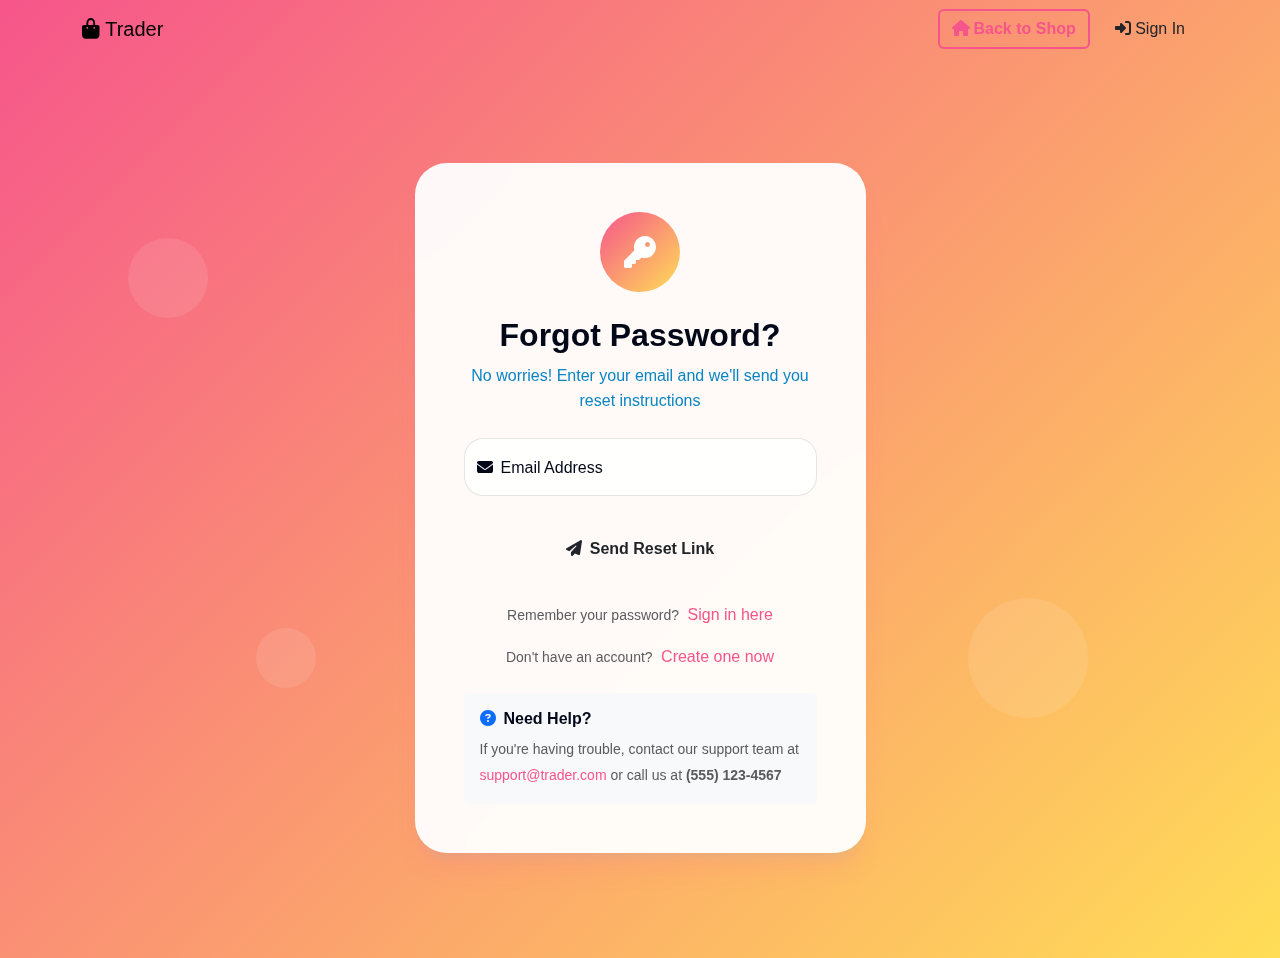
<file: forgot-password.html>
<!DOCTYPE html>
<html lang="en">
<head>
    <meta charset="UTF-8">
    <meta name="viewport" content="width=device-width, initial-scale=1.0">
    <title>Forgot Password - Trader</title>
    
    <!-- Bootstrap CSS -->
    <link href="https://cdn.jsdelivr.net/npm/bootstrap@5.3.0/dist/css/bootstrap.min.css" rel="stylesheet">
    <!-- Font Awesome -->
    <link rel="stylesheet" href="https://cdnjs.cloudflare.com/ajax/libs/font-awesome/6.4.0/css/all.min.css">
    <!-- Custom CSS -->
    <link rel="stylesheet" href="css/style.css">
</head>
<body class="auth-page">
    <!-- Navigation -->
    <nav class="navbar navbar-expand-lg trendy-navbar sticky-top">
        <div class="container">
            <a class="navbar-brand trendy-brand" href="index.html">
                <div class="brand-wrapper">
                    <i class="fas fa-shopping-bag brand-icon"></i>
                    <span class="brand-text">Trader</span>
                    <div class="brand-glow"></div>
                </div>
            </a>
            
            <div class="auth-nav-links">
                <a href="index.html" class="btn btn-outline-primary me-2">
                    <i class="fas fa-home me-1"></i>Back to Shop
                </a>
                <a href="login.html" class="btn btn-ghost">
                    <i class="fas fa-sign-in-alt me-1"></i>Sign In
                </a>
            </div>
        </div>
    </nav>

    <!-- Auth Section -->
    <section class="auth-section">
        <div class="auth-background">
            <div class="auth-shapes">
                <div class="shape shape-1"></div>
                <div class="shape shape-2"></div>
                <div class="shape shape-3"></div>
            </div>
        </div>
        
        <div class="container">
            <div class="row justify-content-center align-items-center min-vh-100">
                <div class="col-lg-5 col-md-7">
                    <div class="auth-card">
                        <div class="auth-header text-center mb-4">
                            <div class="auth-icon">
                                <i class="fas fa-key"></i>
                            </div>
                            <h2 class="auth-title">Forgot Password?</h2>
                            <p class="auth-subtitle">No worries! Enter your email and we'll send you reset instructions</p>
                        </div>
                        
                        <form class="auth-form" id="forgotPasswordForm">
                            <div class="form-floating mb-4">
                                <input type="email" class="form-control trendy-input" id="email" placeholder="name@example.com" required>
                                <label for="email">
                                    <i class="fas fa-envelope me-2"></i>Email Address
                                </label>
                            </div>
                            
                            <button type="submit" class="btn trendy-btn-primary w-100 auth-submit mb-4">
                                <i class="fas fa-paper-plane me-2"></i>Send Reset Link
                                <div class="btn-glow"></div>
                            </button>
                        </form>
                        
                        <!-- Success Message -->
                        <div id="successMessage" class="alert alert-success text-center" style="display: none;">
                            <i class="fas fa-check-circle me-2"></i>
                            Reset link sent! Check your email for further instructions.
                        </div>
                        
                        <!-- Alternative Actions -->
                        <div class="alternative-actions text-center">
                            <div class="mb-3">
                                <small class="text-muted">Remember your password?</small>
                                <a href="login.html" class="auth-link ms-1">Sign in here</a>
                            </div>
                            <div class="mb-3">
                                <small class="text-muted">Don't have an account?</small>
                                <a href="register.html" class="auth-link ms-1">Create one now</a>
                            </div>
                        </div>
                        
                        <!-- Help Section -->
                        <div class="help-section mt-4 p-3 bg-light rounded">
                            <h6 class="fw-bold mb-2">
                                <i class="fas fa-question-circle me-2 text-primary"></i>Need Help?
                            </h6>
                            <small class="text-muted">
                                If you're having trouble, contact our support team at 
                                <a href="mailto:support@trader.com" class="auth-link">support@trader.com</a> 
                                or call us at <strong>(555) 123-4567</strong>
                            </small>
                        </div>
                    </div>
                </div>
            </div>
        </div>
    </section>

    <!-- Bootstrap JS -->
    <script src="https://cdn.jsdelivr.net/npm/bootstrap@5.3.0/dist/js/bootstrap.bundle.min.js"></script>
    <!-- Custom JS -->
    <script src="js/main.js"></script>
    <script>
        // Initialize forgot password page
        document.addEventListener('DOMContentLoaded', function() {
            initializeForgotPasswordPage();
        });

        function initializeForgotPasswordPage() {
            const forgotPasswordForm = document.getElementById('forgotPasswordForm');
            if (forgotPasswordForm) {
                forgotPasswordForm.addEventListener('submit', handleForgotPassword);
            }
        }

        function handleForgotPassword(e) {
            e.preventDefault();
            
            const email = document.getElementById('email').value;
            const submitBtn = e.target.querySelector('.auth-submit');
            const successMessage = document.getElementById('successMessage');
            const form = document.getElementById('forgotPasswordForm');
            
            // Validate email
            if (!isValidEmail(email)) {
                alert('Please enter a valid email address');
                return;
            }
            
            // Simulate password reset process
            const originalContent = submitBtn.innerHTML;
            submitBtn.innerHTML = '<i class="fas fa-spinner fa-spin me-2"></i>Sending...';
            submitBtn.disabled = true;
            
            setTimeout(() => {
                // Hide form and show success message
                form.style.display = 'none';
                successMessage.style.display = 'block';
                
                // Optional: Redirect to login page after a delay
                setTimeout(() => {
                    window.location.href = 'login.html?message=check-email';
                }, 3000);
            }, 2000);
        }

        function isValidEmail(email) {
            const emailRegex = /^[^\s@]+@[^\s@]+\.[^\s@]+$/;
            return emailRegex.test(email);
        }
    </script>
</body>
</html>
</file>
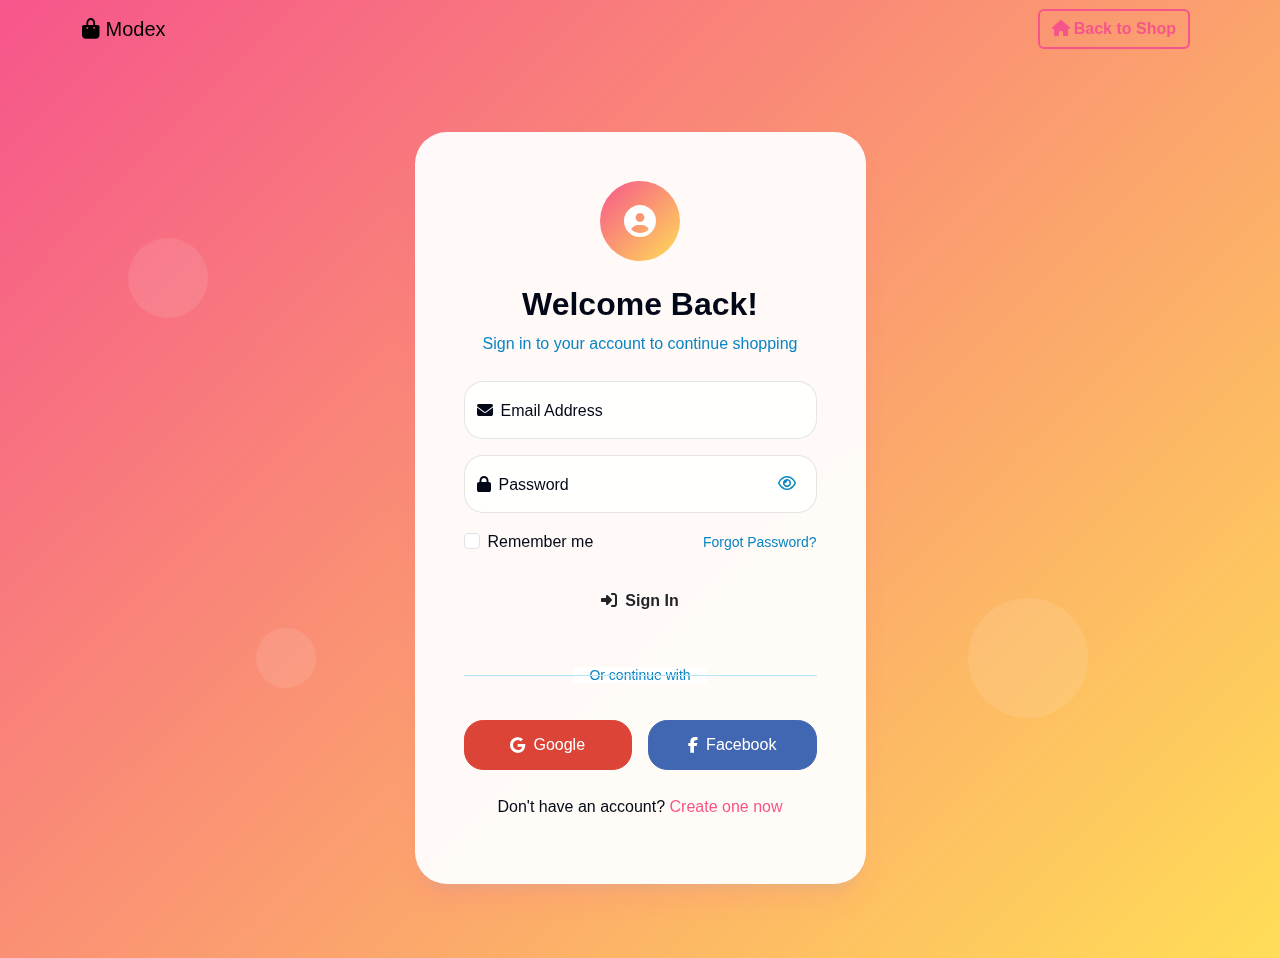
<file: login.html>
<!DOCTYPE html>
<html lang="en">
<head>
    <meta charset="UTF-8">
    <meta name="viewport" content="width=device-width, initial-scale=1.0">
    <title>Login - Modex</title>
    
    <!-- Bootstrap CSS -->
    <link href="https://cdn.jsdelivr.net/npm/bootstrap@5.3.0/dist/css/bootstrap.min.css" rel="stylesheet">
    <!-- Font Awesome -->
    <link rel="stylesheet" href="https://cdnjs.cloudflare.com/ajax/libs/font-awesome/6.4.0/css/all.min.css">
    <!-- Custom CSS -->
    <link rel="stylesheet" href="css/style.css">
</head>
<body class="auth-page">
    <!-- Navigation -->
    <nav class="navbar navbar-expand-lg trendy-navbar sticky-top">
        <div class="container">
            <a class="navbar-brand trendy-brand" href="index.html">
                <div class="brand-wrapper">
                    <i class="fas fa-shopping-bag brand-icon"></i>
                    <span class="brand-text">Modex</span>
                    <div class="brand-glow"></div>
                </div>
            </a>
            
            <div class="auth-nav-links">
                <a href="index.html" class="btn btn-outline-primary me-2">
                    <i class="fas fa-home me-1"></i>Back to Shop
                </a>
            </div>
        </div>
    </nav>

    <!-- Auth Section -->
    <section class="auth-section">
        <div class="auth-background">
            <div class="auth-shapes">
                <div class="shape shape-1"></div>
                <div class="shape shape-2"></div>
                <div class="shape shape-3"></div>
            </div>
        </div>
        
        <div class="container">
            <div class="row justify-content-center align-items-center min-vh-100">
                <div class="col-lg-5 col-md-7">
                    <div class="auth-card">
                        <div class="auth-header text-center mb-4">
                            <div class="auth-icon">
                                <i class="fas fa-user-circle"></i>
                            </div>
                            <h2 class="auth-title">Welcome Back!</h2>
                            <p class="auth-subtitle">Sign in to your account to continue shopping</p>
                        </div>
                        
                        <form class="auth-form" id="loginForm">
                            <div class="form-floating mb-3">
                                <input type="email" class="form-control trendy-input" id="email" placeholder="name@example.com" required>
                                <label for="email">
                                    <i class="fas fa-envelope me-2"></i>Email Address
                                </label>
                            </div>
                            
                            <div class="form-floating mb-3">
                                <input type="password" class="form-control trendy-input" id="password" placeholder="Password" required>
                                <label for="password">
                                    <i class="fas fa-lock me-2"></i>Password
                                </label>
                                <button type="button" class="password-toggle" onclick="togglePassword('password')">
                                    <i class="far fa-eye"></i>
                                </button>
                            </div>
                            
                            <div class="row mb-3">
                                <div class="col-6">
                                    <div class="form-check">
                                        <input class="form-check-input" type="checkbox" id="rememberMe">
                                        <label class="form-check-label" for="rememberMe">
                                            Remember me
                                        </label>
                                    </div>
                                </div>
                                <div class="col-6 text-end">
                                    <a href="forgot-password.html" class="forgot-password">Forgot Password?</a>
                                </div>
                            </div>
                            
                            <button type="submit" class="btn trendy-btn-primary w-100 auth-submit">
                                <i class="fas fa-sign-in-alt me-2"></i>Sign In
                                <div class="btn-glow"></div>
                            </button>
                        </form>
                        
                        <div class="auth-divider">
                            <span>Or continue with</span>
                        </div>
                        
                        <div class="social-auth">
                            <button class="btn social-btn google-btn">
                                <i class="fab fa-google"></i>
                                Google
                            </button>
                            <button class="btn social-btn facebook-btn">
                                <i class="fab fa-facebook-f"></i>
                                Facebook
                            </button>
                        </div>
                        
                        <div class="auth-footer text-center mt-4">
                            <p>Don't have an account? <a href="register.html" class="auth-link">Create one now</a></p>
                        </div>
                    </div>
                </div>
            </div>
        </div>
    </section>

    <!-- Bootstrap JS -->
    <script src="https://cdn.jsdelivr.net/npm/bootstrap@5.3.0/dist/js/bootstrap.bundle.min.js"></script>
    <!-- Custom JS -->
    <script src="js/main.js"></script>
    <script>
        // Initialize auth page
        document.addEventListener('DOMContentLoaded', function() {
            initializeAuthPage();
        });

        function initializeAuthPage() {
            const loginForm = document.getElementById('loginForm');
            if (loginForm) {
                loginForm.addEventListener('submit', handleLogin);
            }
        }

        function handleLogin(e) {
            e.preventDefault();
            
            const email = document.getElementById('email').value;
            const password = document.getElementById('password').value;
            const submitBtn = e.target.querySelector('.auth-submit');
            
            // Simulate login process
            const originalContent = submitBtn.innerHTML;
            submitBtn.innerHTML = '<i class="fas fa-spinner fa-spin me-2"></i>Signing In...';
            submitBtn.disabled = true;
            
            setTimeout(() => {
                // Simulate successful login
                submitBtn.innerHTML = '<i class="fas fa-check me-2"></i>Welcome Back!';
                submitBtn.classList.add('success');
                
                // Store user session (mock)
                localStorage.setItem('userLoggedIn', 'true');
                localStorage.setItem('userEmail', email);
                
                setTimeout(() => {
                    window.location.href = 'index.html';
                }, 1500);
            }, 2000);
        }

        function togglePassword(inputId) {
            const input = document.getElementById(inputId);
            const toggle = input.nextElementSibling.nextElementSibling;
            const icon = toggle.querySelector('i');
            
            if (input.type === 'password') {
                input.type = 'text';
                icon.classList.remove('far', 'fa-eye');
                icon.classList.add('fas', 'fa-eye-slash');
            } else {
                input.type = 'password';
                icon.classList.remove('fas', 'fa-eye-slash');
                icon.classList.add('far', 'fa-eye');
            }
        }
    </script>
</body>
</html>
</file>
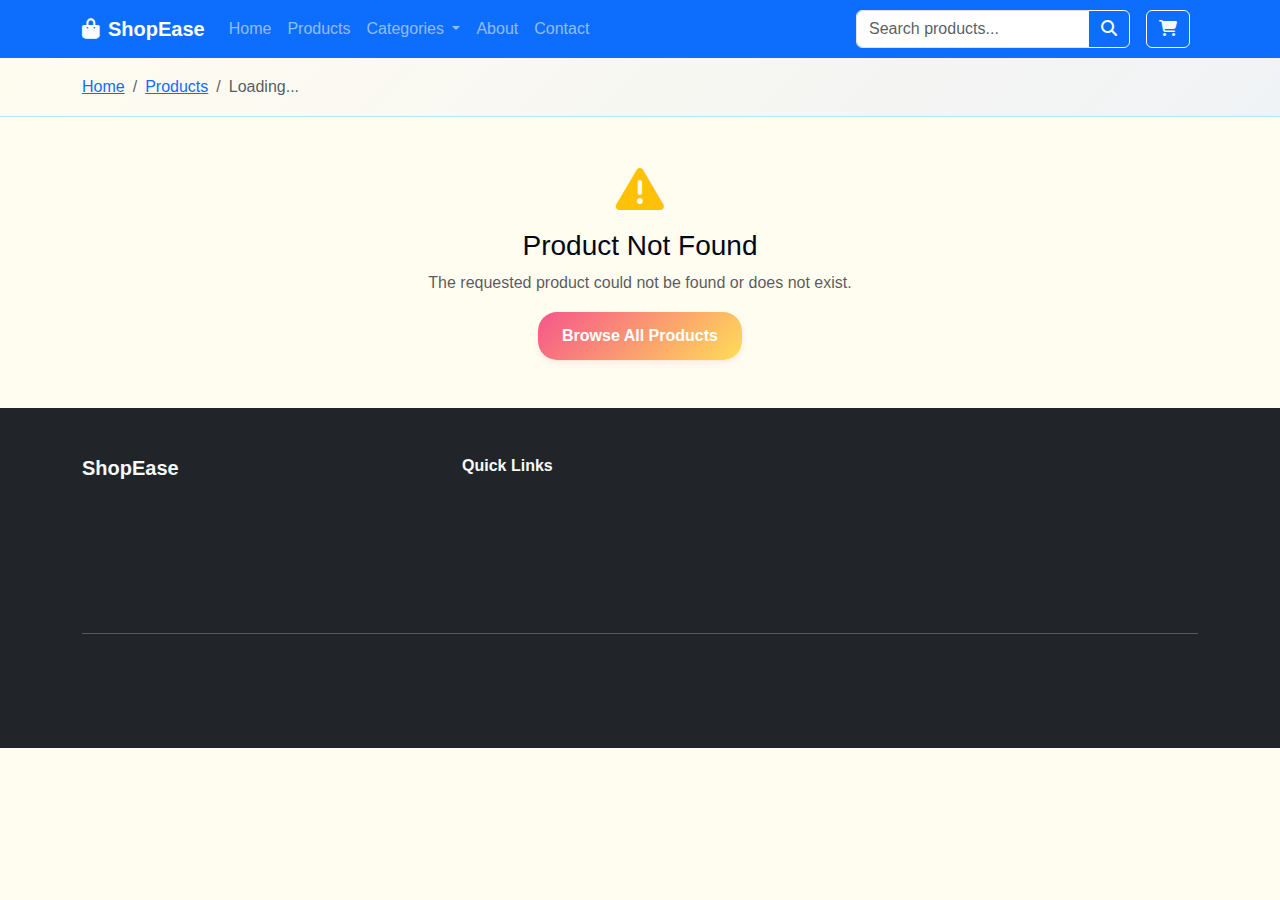
<file: product-detail.html>
<!DOCTYPE html>
<html lang="en">
<head>
    <meta charset="UTF-8">
    <meta name="viewport" content="width=device-width, initial-scale=1.0">
    <title>Product Details - ShopEase</title>
    
    <!-- Bootstrap CSS -->
    <link href="https://cdn.jsdelivr.net/npm/bootstrap@5.3.0/dist/css/bootstrap.min.css" rel="stylesheet">
    <!-- Font Awesome -->
    <link rel="stylesheet" href="https://cdnjs.cloudflare.com/ajax/libs/font-awesome/6.4.0/css/all.min.css">
    <!-- Custom CSS -->
    <link rel="stylesheet" href="css/style.css">
</head>
<body>
    <!-- Navigation -->
    <nav class="navbar navbar-expand-lg navbar-dark bg-primary sticky-top">
        <div class="container">
            <a class="navbar-brand fw-bold" href="index.html">
                <i class="fas fa-shopping-bag me-2"></i>ShopEase
            </a>
            
            <button class="navbar-toggler" type="button" data-bs-toggle="collapse" data-bs-target="#navbarNav">
                <span class="navbar-toggler-icon"></span>
            </button>
            
            <div class="collapse navbar-collapse" id="navbarNav">
                <ul class="navbar-nav me-auto">
                    <li class="nav-item">
                        <a class="nav-link" href="index.html">Home</a>
                    </li>
                    <li class="nav-item">
                        <a class="nav-link" href="products.html">Products</a>
                    </li>
                    <li class="nav-item dropdown">
                        <a class="nav-link dropdown-toggle" href="#" id="categoriesDropdown" role="button" data-bs-toggle="dropdown">
                            Categories
                        </a>
                        <ul class="dropdown-menu" id="categoriesMenu">
                            <!-- Categories will be loaded dynamically -->
                        </ul>
                    </li>
                    <li class="nav-item">
                        <a class="nav-link" href="about.html">About</a>
                    </li>
                    <li class="nav-item">
                        <a class="nav-link" href="contact.html">Contact</a>
                    </li>
                </ul>
                
                <div class="d-flex align-items-center">
                    <div class="search-box me-3">
                        <div class="input-group">
                            <input type="text" class="form-control" id="searchInput" placeholder="Search products...">
                            <button class="btn btn-outline-light" type="button" id="searchBtn">
                                <i class="fas fa-search"></i>
                            </button>
                        </div>
                    </div>
                    
                    <a href="cart.html" class="btn btn-outline-light position-relative me-2">
                        <i class="fas fa-shopping-cart"></i>
                        <span class="position-absolute top-0 start-100 translate-middle badge rounded-pill bg-danger" id="cartCount">
                            0
                        </span>
                    </a>
                </div>
            </div>
        </div>
    </nav>

    <!-- Page Header -->
    <section class="page-header bg-light py-3">
        <div class="container">
            <nav aria-label="breadcrumb">
                <ol class="breadcrumb mb-0" id="breadcrumb">
                    <li class="breadcrumb-item"><a href="index.html">Home</a></li>
                    <li class="breadcrumb-item"><a href="products.html">Products</a></li>
                    <li class="breadcrumb-item active" id="currentProduct">Loading...</li>
                </ol>
            </nav>
        </div>
    </section>

    <!-- Product Details -->
    <div class="container py-4" id="productDetailContainer">
        <!-- Product details will be loaded dynamically -->
    </div>

    <!-- Product Not Found -->
    <div class="container py-5 text-center d-none" id="productNotFound">
        <i class="fas fa-exclamation-triangle fa-3x text-warning mb-3"></i>
        <h3>Product Not Found</h3>
        <p class="text-muted">The requested product could not be found or does not exist.</p>
        <a href="products.html" class="btn btn-primary">Browse All Products</a>
    </div>

    <!-- Error Message -->
    <div class="container py-5 d-none" id="errorContainer">
        <div class="alert alert-danger">
            <h5 class="alert-heading">Unable to load product details</h5>
            <p class="mb-0">There was an error loading the product information. Please check your connection and try again.</p>
            <hr>
            <button class="btn btn-outline-danger btn-sm" id="retryLoad">Retry</button>
        </div>
    </div>

    <!-- Related Products -->
    <section class="py-5 bg-light" id="relatedProductsSection" style="display: none;">
        <div class="container">
            <h3 class="mb-4">Related Products</h3>
            <div class="row g-4" id="relatedProducts">
                <!-- Related products will be loaded dynamically -->
            </div>
        </div>
    </section>

    <!-- Footer -->
    <footer class="bg-dark text-light py-5">
        <div class="container">
            <div class="row g-4">
                <div class="col-lg-4">
                    <h5 class="fw-bold mb-3">ShopEase</h5>
                    <p class="text-muted">Your trusted e-commerce partner for quality products and exceptional service.</p>
                </div>
                <div class="col-lg-2">
                    <h6 class="fw-bold mb-3">Quick Links</h6>
                    <ul class="list-unstyled">
                        <li><a href="index.html" class="text-muted text-decoration-none">Home</a></li>
                        <li><a href="products.html" class="text-muted text-decoration-none">Products</a></li>
                        <li><a href="about.html" class="text-muted text-decoration-none">About</a></li>
                        <li><a href="contact.html" class="text-muted text-decoration-none">Contact</a></li>
                    </ul>
                </div>
            </div>
            <hr class="my-4">
            <div class="text-center text-muted">
                <p>&copy; 2023 ShopEase. All rights reserved.</p>
            </div>
        </div>
    </footer>

    <!-- Loading Spinner -->
    <div class="loading-overlay" id="loadingOverlay">
        <div class="spinner-border text-primary" role="status">
            <span class="visually-hidden">Loading...</span>
        </div>
    </div>

    <!-- Bootstrap JS -->
    <script src="https://cdn.jsdelivr.net/npm/bootstrap@5.3.0/dist/js/bootstrap.bundle.min.js"></script>
    <!-- Custom JS -->
    <script src="js/main.js"></script>
    <script src="js/cart.js"></script>
    <script src="js/products.js"></script>
    <script>
        // Product detail specific functionality
        document.addEventListener('DOMContentLoaded', function() {
            loadProductDetail();
            
            // Retry button
            document.getElementById('retryLoad').addEventListener('click', loadProductDetail);
        });

        async function loadProductDetail() {
            const urlParams = new URLSearchParams(window.location.search);
            const productId = urlParams.get('id');
            
            if (!productId) {
                showProductNotFound();
                return;
            }

            showLoading(true);
            
            try {
                const products = await loadProducts();
                const product = products.find(p => p.id.toString() === productId);
                
                if (!product) {
                    showProductNotFound();
                    return;
                }

                displayProductDetail(product);
                loadRelatedProducts(product.category, productId);
                
            } catch (error) {
                console.error('Error loading product:', error);
                showError();
            } finally {
                showLoading(false);
            }
        }

        function displayProductDetail(product) {
            document.getElementById('currentProduct').textContent = product.name;
            document.title = `${product.name} - ShopEase`;
            
            const container = document.getElementById('productDetailContainer');
            container.innerHTML = `
                <div class="row">
                    <div class="col-lg-6 mb-4">
                        <div class="product-image-gallery">
                            <div class="main-image mb-3">
                                <div class="product-image-placeholder">
                                    <i class="fas fa-image fa-3x text-muted"></i>
                                    <p class="text-muted mt-2">Product Image</p>
                                </div>
                            </div>
                        </div>
                    </div>
                    <div class="col-lg-6">
                        <div class="product-info">
                            <h1 class="h2 mb-3">${escapeHtml(product.name)}</h1>
                            <div class="price-section mb-3">
                                <span class="price-current h3 text-primary fw-bold">$${product.price.toFixed(2)}</span>
                            </div>
                            
                            <div class="product-description mb-4">
                                <h5>Description</h5>
                                <p class="text-muted">${escapeHtml(product.description || 'No description available for this product.')}</p>
                            </div>
                            
                            <div class="product-details mb-4">
                                <h5>Product Details</h5>
                                <ul class="list-unstyled">
                                    <li><strong>Category:</strong> ${escapeHtml(product.category)}</li>
                                    <li><strong>SKU:</strong> ${product.id}</li>
                                    <li><strong>Availability:</strong> <span class="text-success">In Stock</span></li>
                                </ul>
                            </div>
                            
                            <div class="add-to-cart-section">
                                <div class="row g-3 align-items-end">
                                    <div class="col-md-4">
                                        <label for="quantity" class="form-label">Quantity</label>
                                        <div class="input-group">
                                            <button class="btn btn-outline-secondary" type="button" id="decreaseQty">-</button>
                                            <input type="number" class="form-control text-center" id="quantity" value="1" min="1" max="10">
                                            <button class="btn btn-outline-secondary" type="button" id="increaseQty">+</button>
                                        </div>
                                    </div>
                                    <div class="col-md-8">
                                        <button class="btn btn-primary btn-lg w-100" id="addToCartBtn" data-product-id="${product.id}">
                                            <i class="fas fa-shopping-cart me-2"></i>Add to Cart
                                        </button>
                                    </div>
                                </div>
                            </div>
                            
                            <div class="product-actions mt-3">
                                <button class="btn btn-outline-secondary me-2">
                                    <i class="fas fa-heart me-1"></i>Add to Wishlist
                                </button>
                                <button class="btn btn-outline-secondary">
                                    <i class="fas fa-share-alt me-1"></i>Share
                                </button>
                            </div>
                        </div>
                    </div>
                </div>
            `;
            
            // Add event listeners for quantity controls
            document.getElementById('decreaseQty').addEventListener('click', function() {
                const qtyInput = document.getElementById('quantity');
                const currentQty = parseInt(qtyInput.value);
                if (currentQty > 1) {
                    qtyInput.value = currentQty - 1;
                }
            });
            
            document.getElementById('increaseQty').addEventListener('click', function() {
                const qtyInput = document.getElementById('quantity');
                const currentQty = parseInt(qtyInput.value);
                if (currentQty < 10) {
                    qtyInput.value = currentQty + 1;
                }
            });
            
            // Add to cart functionality
            document.getElementById('addToCartBtn').addEventListener('click', function() {
                const quantity = parseInt(document.getElementById('quantity').value);
                cart.addItem(product, quantity);
                
                // Show success message
                const btn = this;
                const originalText = btn.innerHTML;
                btn.innerHTML = '<i class="fas fa-check me-2"></i>Added!';
                btn.classList.remove('btn-primary');
                btn.classList.add('btn-success');
                
                setTimeout(() => {
                    btn.innerHTML = originalText;
                    btn.classList.remove('btn-success');
                    btn.classList.add('btn-primary');
                }, 2000);
            });
        }

        async function loadRelatedProducts(category, excludeId) {
            try {
                const products = await loadProducts();
                const relatedProducts = products
                    .filter(p => p.category === category && p.id.toString() !== excludeId)
                    .slice(0, 4);
                
                if (relatedProducts.length > 0) {
                    displayRelatedProducts(relatedProducts);
                    document.getElementById('relatedProductsSection').style.display = 'block';
                }
            } catch (error) {
                console.error('Error loading related products:', error);
            }
        }

        function displayRelatedProducts(products) {
            const container = document.getElementById('relatedProducts');
            container.innerHTML = products.map(product => createProductCard(product)).join('');
        }

        function showProductNotFound() {
            document.getElementById('productDetailContainer').classList.add('d-none');
            document.getElementById('productNotFound').classList.remove('d-none');
            document.getElementById('errorContainer').classList.add('d-none');
        }

        function showError() {
            document.getElementById('productDetailContainer').classList.add('d-none');
            document.getElementById('productNotFound').classList.add('d-none');
            document.getElementById('errorContainer').classList.remove('d-none');
        }

        function escapeHtml(text) {
            const div = document.createElement('div');
            div.textContent = text;
            return div.innerHTML;
        }
    </script>
</body>
</html>
</file>
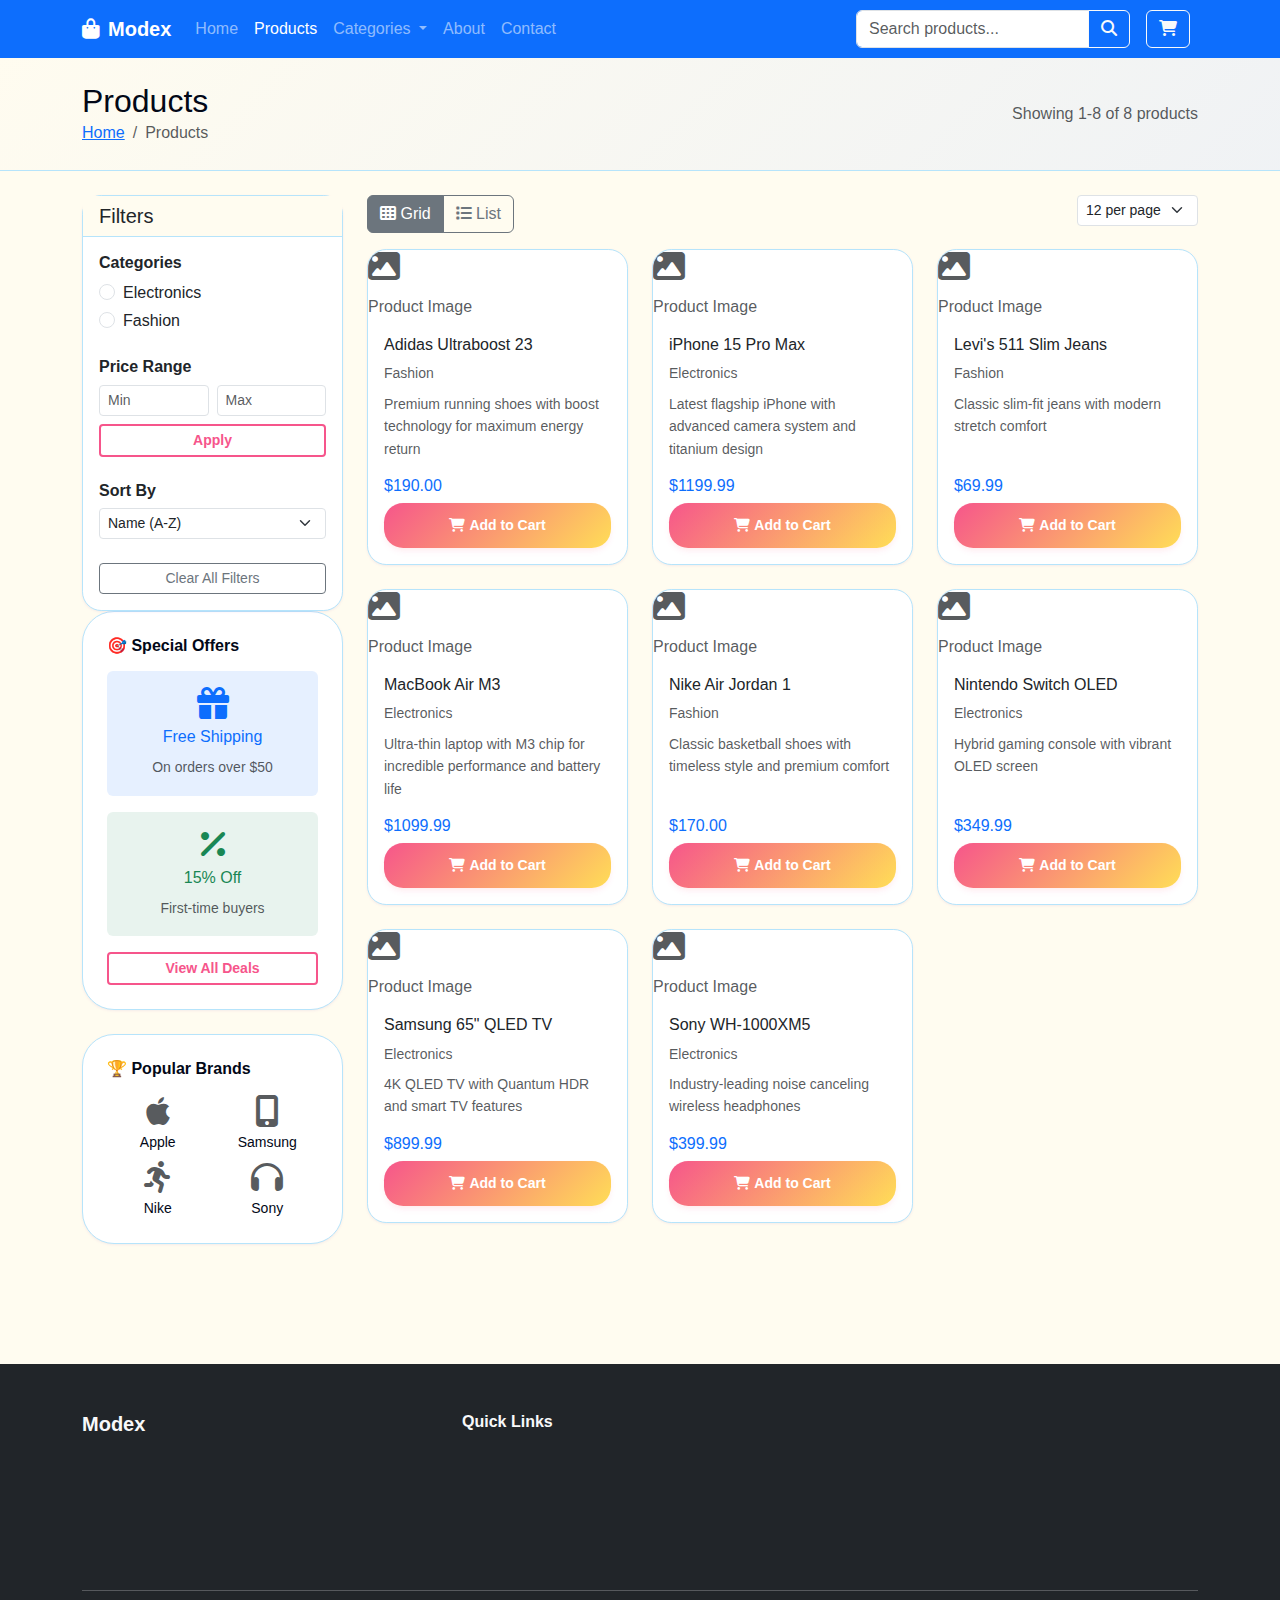
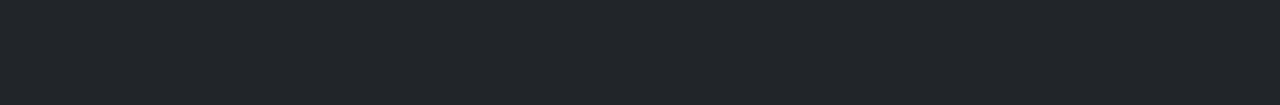
<file: products.html>
<!DOCTYPE html>
<html lang="en">
<head>
    <meta charset="UTF-8">
    <meta name="viewport" content="width=device-width, initial-scale=1.0">
    <title>Products - Modex</title>
    
    <!-- Bootstrap CSS -->
    <link href="https://cdn.jsdelivr.net/npm/bootstrap@5.3.0/dist/css/bootstrap.min.css" rel="stylesheet">
    <!-- Font Awesome -->
    <link rel="stylesheet" href="https://cdnjs.cloudflare.com/ajax/libs/font-awesome/6.4.0/css/all.min.css">
    <!-- Custom CSS -->
    <link rel="stylesheet" href="css/style.css">
</head>
<body>
    <!-- Navigation -->
    <nav class="navbar navbar-expand-lg navbar-dark bg-primary sticky-top">
        <div class="container">
            <a class="navbar-brand fw-bold" href="index.html">
                <i class="fas fa-shopping-bag me-2"></i>Modex
            </a>
            
            <button class="navbar-toggler" type="button" data-bs-toggle="collapse" data-bs-target="#navbarNav">
                <span class="navbar-toggler-icon"></span>
            </button>
            
            <div class="collapse navbar-collapse" id="navbarNav">
                <ul class="navbar-nav me-auto">
                    <li class="nav-item">
                        <a class="nav-link" href="index.html">Home</a>
                    </li>
                    <li class="nav-item">
                        <a class="nav-link active" href="products.html">Products</a>
                    </li>
                    <li class="nav-item dropdown">
                        <a class="nav-link dropdown-toggle" href="#" id="categoriesDropdown" role="button" data-bs-toggle="dropdown">
                            Categories
                        </a>
                        <ul class="dropdown-menu" id="categoriesMenu">
                            <!-- Categories will be loaded dynamically -->
                        </ul>
                    </li>
                    <li class="nav-item">
                        <a class="nav-link" href="about.html">About</a>
                    </li>
                    <li class="nav-item">
                        <a class="nav-link" href="contact.html">Contact</a>
                    </li>
                </ul>
                
                <div class="d-flex align-items-center">
                    <div class="search-box me-3">
                        <div class="input-group">
                            <input type="text" class="form-control" id="searchInput" placeholder="Search products...">
                            <button class="btn btn-outline-light" type="button" id="searchBtn">
                                <i class="fas fa-search"></i>
                            </button>
                        </div>
                    </div>
                    
                    <a href="cart.html" class="btn btn-outline-light position-relative me-2">
                        <i class="fas fa-shopping-cart"></i>
                        <span class="position-absolute top-0 start-100 translate-middle badge rounded-pill bg-danger" id="cartCount">
                            0
                        </span>
                    </a>
                </div>
            </div>
        </div>
    </nav>

    <!-- Page Header -->
    <section class="page-header bg-light py-4">
        <div class="container">
            <div class="row align-items-center">
                <div class="col-md-6">
                    <h1 class="h2 mb-0">Products</h1>
                    <nav aria-label="breadcrumb">
                        <ol class="breadcrumb mb-0">
                            <li class="breadcrumb-item"><a href="index.html">Home</a></li>
                            <li class="breadcrumb-item active">Products</li>
                        </ol>
                    </nav>
                </div>
                <div class="col-md-6 text-md-end">
                    <span class="text-muted" id="productCount">Loading products...</span>
                </div>
            </div>
        </div>
    </section>

    <!-- Main Content -->
    <div class="container py-4">
        <div class="row">
            <!-- Sidebar Filters -->
            <div class="col-lg-3 mb-4">
                <div class="card">
                    <div class="card-header">
                        <h5 class="mb-0">Filters</h5>
                    </div>
                    <div class="card-body">
                        <!-- Categories Filter -->
                        <div class="mb-4">
                            <h6 class="fw-bold">Categories</h6>
                            <div id="categoryFilters">
                                <!-- Category filters will be loaded dynamically -->
                            </div>
                        </div>

                        <!-- Price Range Filter -->
                        <div class="mb-4">
                            <h6 class="fw-bold">Price Range</h6>
                            <div class="row g-2">
                                <div class="col-6">
                                    <input type="number" class="form-control form-control-sm" id="minPrice" placeholder="Min">
                                </div>
                                <div class="col-6">
                                    <input type="number" class="form-control form-control-sm" id="maxPrice" placeholder="Max">
                                </div>
                            </div>
                            <button class="btn btn-outline-primary btn-sm mt-2 w-100" id="applyPriceFilter">Apply</button>
                        </div>

                        <!-- Sort Options -->
                        <div class="mb-4">
                            <h6 class="fw-bold">Sort By</h6>
                            <select class="form-select form-select-sm" id="sortSelect">
                                <option value="name-asc">Name (A-Z)</option>
                                <option value="name-desc">Name (Z-A)</option>
                                <option value="price-asc">Price (Low to High)</option>
                                <option value="price-desc">Price (High to Low)</option>
                            </select>
                        </div>

                        <!-- Clear Filters -->
                        <button class="btn btn-outline-secondary btn-sm w-100" id="clearFilters">Clear All Filters</button>
                    </div>
                </div>

                <!-- Advertisement Sidebar -->
                <div class="ad-sidebar">
                    <h6 class="fw-bold mb-3">🎯 Special Offers</h6>
                    <div class="text-center">
                        <div class="bg-primary bg-opacity-10 rounded p-3 mb-3">
                            <i class="fas fa-gift fa-2x text-primary mb-2"></i>
                            <h6 class="text-primary">Free Shipping</h6>
                            <small class="text-muted">On orders over $50</small>
                        </div>
                        <div class="bg-success bg-opacity-10 rounded p-3 mb-3">
                            <i class="fas fa-percentage fa-2x text-success mb-2"></i>
                            <h6 class="text-success">15% Off</h6>
                            <small class="text-muted">First-time buyers</small>
                        </div>
                        <a href="#" class="btn btn-outline-primary btn-sm w-100">View All Deals</a>
                    </div>
                </div>

                <!-- Popular Brands -->
                <div class="ad-sidebar">
                    <h6 class="fw-bold mb-3">🏆 Popular Brands</h6>
                    <div class="row g-2">
                        <div class="col-6 text-center">
                            <i class="fab fa-apple fa-2x text-muted mb-1"></i>
                            <small class="d-block">Apple</small>
                        </div>
                        <div class="col-6 text-center">
                            <i class="fas fa-mobile-alt fa-2x text-muted mb-1"></i>
                            <small class="d-block">Samsung</small>
                        </div>
                        <div class="col-6 text-center">
                            <i class="fas fa-running fa-2x text-muted mb-1"></i>
                            <small class="d-block">Nike</small>
                        </div>
                        <div class="col-6 text-center">
                            <i class="fas fa-headphones fa-2x text-muted mb-1"></i>
                            <small class="d-block">Sony</small>
                        </div>
                    </div>
                </div>
            </div>

            <!-- Products Grid -->
            <div class="col-lg-9">
                <!-- View Toggle -->
                <div class="row mb-3">
                    <div class="col-md-6">
                        <div class="btn-group" role="group">
                            <button type="button" class="btn btn-outline-secondary active" id="gridView">
                                <i class="fas fa-th"></i> Grid
                            </button>
                            <button type="button" class="btn btn-outline-secondary" id="listView">
                                <i class="fas fa-list"></i> List
                            </button>
                        </div>
                    </div>
                    <div class="col-md-6 text-md-end">
                        <select class="form-select form-select-sm d-inline-block w-auto" id="itemsPerPage">
                            <option value="12">12 per page</option>
                            <option value="24">24 per page</option>
                            <option value="48">48 per page</option>
                        </select>
                    </div>
                </div>

                <!-- Products Container -->
                <div id="productsContainer">
                    <div class="row g-4" id="productsGrid">
                        <!-- Products will be loaded dynamically -->
                    </div>
                </div>

                <!-- No Products Message -->
                <div class="text-center py-5 d-none" id="noProductsMessage">
                    <i class="fas fa-search fa-3x text-muted mb-3"></i>
                    <h4 class="text-muted">No products found</h4>
                    <p class="text-muted">Try adjusting your search criteria or filters.</p>
                    <button class="btn btn-primary" id="resetSearch">Reset Search</button>
                </div>

                <!-- Error Message -->
                <div class="alert alert-danger d-none" id="errorMessage">
                    <h5 class="alert-heading">Unable to load products</h5>
                    <p class="mb-0">There was an error loading the product catalog. Please check your connection and try again.</p>
                    <hr>
                    <button class="btn btn-outline-danger btn-sm" id="retryLoad">Retry</button>
                </div>

                <!-- Pagination -->
                <nav aria-label="Products pagination" class="mt-4">
                    <ul class="pagination justify-content-center" id="pagination">
                        <!-- Pagination will be generated dynamically -->
                    </ul>
                </nav>
            </div>
        </div>
    </div>

    <!-- Footer -->
    <footer class="bg-dark text-light py-5 mt-5">
        <div class="container">
            <div class="row g-4">
                <div class="col-lg-4">
                    <h5 class="fw-bold mb-3">Modex</h5>
                    <p class="text-muted">Your trusted e-commerce partner for quality products and exceptional service.</p>
                </div>
                <div class="col-lg-2">
                    <h6 class="fw-bold mb-3">Quick Links</h6>
                    <ul class="list-unstyled">
                        <li><a href="index.html" class="text-muted text-decoration-none">Home</a></li>
                        <li><a href="products.html" class="text-muted text-decoration-none">Products</a></li>
                        <li><a href="about.html" class="text-muted text-decoration-none">About</a></li>
                        <li><a href="contact.html" class="text-muted text-decoration-none">Contact</a></li>
                    </ul>
                </div>
            </div>
            <hr class="my-4">
            <div class="text-center text-muted">
                <p>&copy; 2023 Modex. All rights reserved.</p>
            </div>
        </div>
    </footer>

    <!-- Loading Spinner -->
    <div class="loading-overlay" id="loadingOverlay">
        <div class="spinner-border text-primary" role="status">
            <span class="visually-hidden">Loading...</span>
        </div>
    </div>

    <!-- Bootstrap JS -->
    <script src="https://cdn.jsdelivr.net/npm/bootstrap@5.3.0/dist/js/bootstrap.bundle.min.js"></script>
    <!-- Custom JS -->
    <script src="js/main.js"></script>
    <script src="js/cart.js"></script>
    <script src="js/products.js"></script>
    <script src="js/search.js"></script>
</body>
</html>
</file>
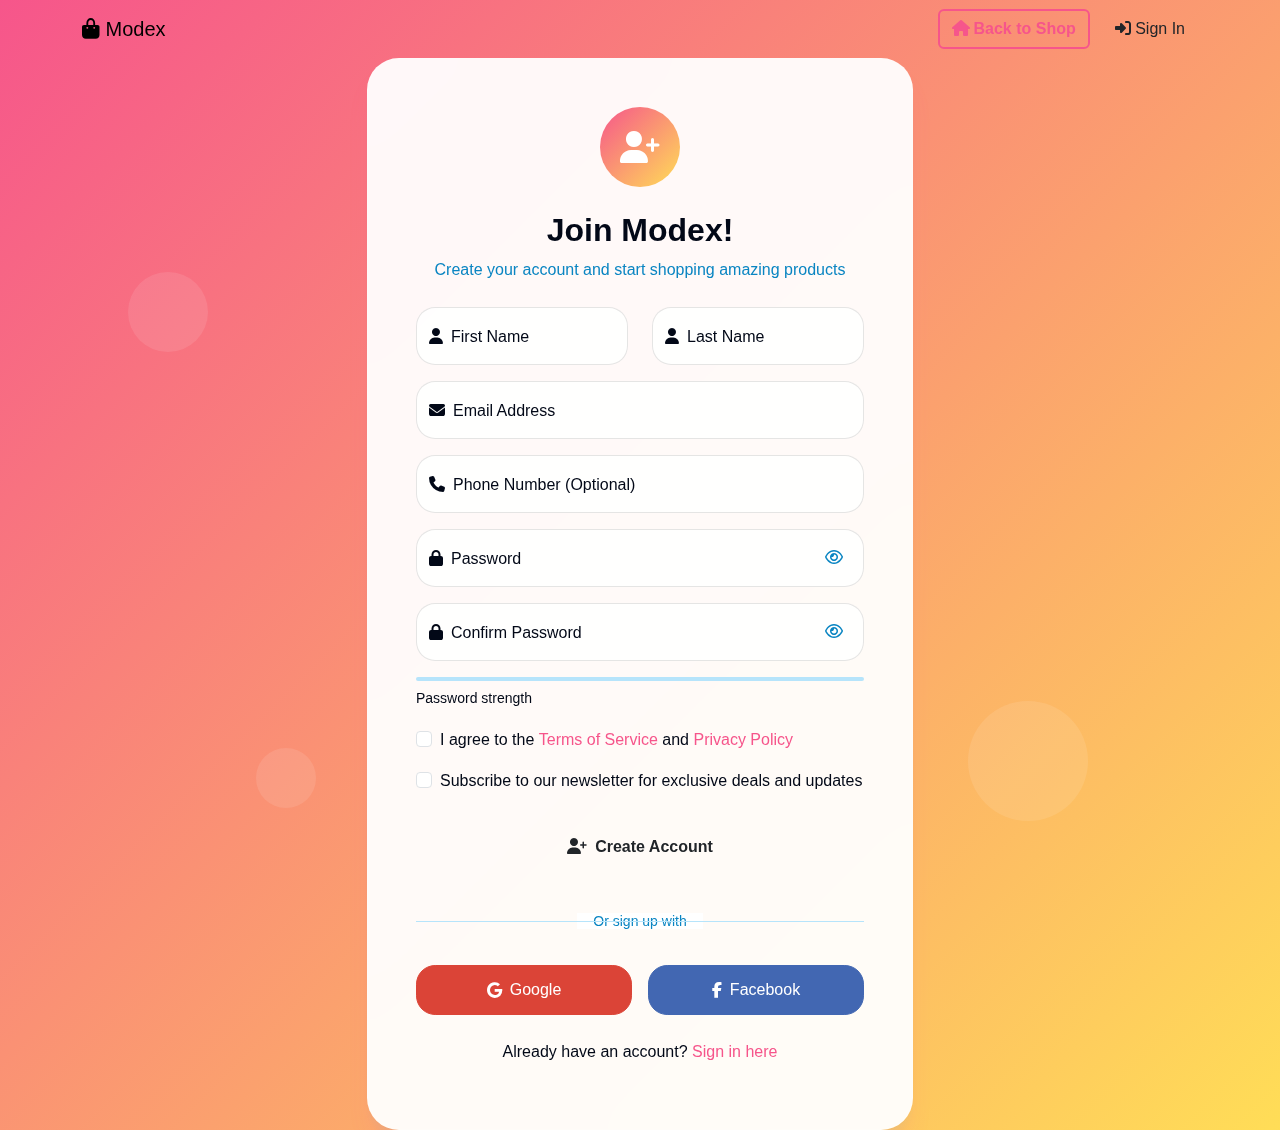
<file: register.html>
<!DOCTYPE html>
<html lang="en">
<head>
    <meta charset="UTF-8">
    <meta name="viewport" content="width=device-width, initial-scale=1.0">
    <title>Sign Up - Modex</title>
    
    <!-- Bootstrap CSS -->
    <link href="https://cdn.jsdelivr.net/npm/bootstrap@5.3.0/dist/css/bootstrap.min.css" rel="stylesheet">
    <!-- Font Awesome -->
    <link rel="stylesheet" href="https://cdnjs.cloudflare.com/ajax/libs/font-awesome/6.4.0/css/all.min.css">
    <!-- Custom CSS -->
    <link rel="stylesheet" href="css/style.css">
</head>
<body class="auth-page">
    <!-- Navigation -->
    <nav class="navbar navbar-expand-lg trendy-navbar sticky-top">
        <div class="container">
            <a class="navbar-brand trendy-brand" href="index.html">
                <div class="brand-wrapper">
                    <i class="fas fa-shopping-bag brand-icon"></i>
                    <span class="brand-text">Modex</span>
                    <div class="brand-glow"></div>
                </div>
            </a>
            
            <div class="auth-nav-links">
                <a href="index.html" class="btn btn-outline-primary me-2">
                    <i class="fas fa-home me-1"></i>Back to Shop
                </a>
                <a href="login.html" class="btn btn-ghost">
                    <i class="fas fa-sign-in-alt me-1"></i>Sign In
                </a>
            </div>
        </div>
    </nav>

    <!-- Auth Section -->
    <section class="auth-section">
        <div class="auth-background">
            <div class="auth-shapes">
                <div class="shape shape-1"></div>
                <div class="shape shape-2"></div>
                <div class="shape shape-3"></div>
            </div>
        </div>
        
        <div class="container">
            <div class="row justify-content-center align-items-center min-vh-100">
                <div class="col-lg-6 col-md-8">
                    <div class="auth-card">
                        <div class="auth-header text-center mb-4">
                            <div class="auth-icon">
                                <i class="fas fa-user-plus"></i>
                            </div>
                            <h2 class="auth-title">Join Modex!</h2>
                            <p class="auth-subtitle">Create your account and start shopping amazing products</p>
                        </div>
                        
                        <form class="auth-form" id="registerForm">
                            <div class="row">
                                <div class="col-md-6">
                                    <div class="form-floating mb-3">
                                        <input type="text" class="form-control trendy-input" id="firstName" placeholder="First Name" required>
                                        <label for="firstName">
                                            <i class="fas fa-user me-2"></i>First Name
                                        </label>
                                    </div>
                                </div>
                                <div class="col-md-6">
                                    <div class="form-floating mb-3">
                                        <input type="text" class="form-control trendy-input" id="lastName" placeholder="Last Name" required>
                                        <label for="lastName">
                                            <i class="fas fa-user me-2"></i>Last Name
                                        </label>
                                    </div>
                                </div>
                            </div>
                            
                            <div class="form-floating mb-3">
                                <input type="email" class="form-control trendy-input" id="email" placeholder="name@example.com" required>
                                <label for="email">
                                    <i class="fas fa-envelope me-2"></i>Email Address
                                </label>
                            </div>
                            
                            <div class="form-floating mb-3">
                                <input type="tel" class="form-control trendy-input" id="phone" placeholder="Phone Number">
                                <label for="phone">
                                    <i class="fas fa-phone me-2"></i>Phone Number (Optional)
                                </label>
                            </div>
                            
                            <div class="form-floating mb-3">
                                <input type="password" class="form-control trendy-input" id="password" placeholder="Password" required>
                                <label for="password">
                                    <i class="fas fa-lock me-2"></i>Password
                                </label>
                                <button type="button" class="password-toggle" onclick="togglePassword('password')">
                                    <i class="far fa-eye"></i>
                                </button>
                            </div>
                            
                            <div class="form-floating mb-3">
                                <input type="password" class="form-control trendy-input" id="confirmPassword" placeholder="Confirm Password" required>
                                <label for="confirmPassword">
                                    <i class="fas fa-lock me-2"></i>Confirm Password
                                </label>
                                <button type="button" class="password-toggle" onclick="togglePassword('confirmPassword')">
                                    <i class="far fa-eye"></i>
                                </button>
                            </div>
                            
                            <div class="password-strength mb-3">
                                <div class="strength-indicator">
                                    <div class="strength-bar" id="strengthBar"></div>
                                </div>
                                <small class="strength-text" id="strengthText">Password strength</small>
                            </div>
                            
                            <div class="form-check mb-3">
                                <input class="form-check-input" type="checkbox" id="agreeTerms" required>
                                <label class="form-check-label" for="agreeTerms">
                                    I agree to the <a href="#" class="auth-link">Terms of Service</a> and <a href="#" class="auth-link">Privacy Policy</a>
                                </label>
                            </div>
                            
                            <div class="form-check mb-4">
                                <input class="form-check-input" type="checkbox" id="newsletter">
                                <label class="form-check-label" for="newsletter">
                                    Subscribe to our newsletter for exclusive deals and updates
                                </label>
                            </div>
                            
                            <button type="submit" class="btn trendy-btn-primary w-100 auth-submit">
                                <i class="fas fa-user-plus me-2"></i>Create Account
                                <div class="btn-glow"></div>
                            </button>
                        </form>
                        
                        <div class="auth-divider">
                            <span>Or sign up with</span>
                        </div>
                        
                        <div class="social-auth">
                            <button class="btn social-btn google-btn">
                                <i class="fab fa-google"></i>
                                Google
                            </button>
                            <button class="btn social-btn facebook-btn">
                                <i class="fab fa-facebook-f"></i>
                                Facebook
                            </button>
                        </div>
                        
                        <div class="auth-footer text-center mt-4">
                            <p>Already have an account? <a href="login.html" class="auth-link">Sign in here</a></p>
                        </div>
                    </div>
                </div>
            </div>
        </div>
    </section>

    <!-- Bootstrap JS -->
    <script src="https://cdn.jsdelivr.net/npm/bootstrap@5.3.0/dist/js/bootstrap.bundle.min.js"></script>
    <!-- Custom JS -->
    <script src="js/main.js"></script>
    <script>
        // Initialize auth page
        document.addEventListener('DOMContentLoaded', function() {
            initializeRegisterPage();
        });

        function initializeRegisterPage() {
            const registerForm = document.getElementById('registerForm');
            const passwordInput = document.getElementById('password');
            
            if (registerForm) {
                registerForm.addEventListener('submit', handleRegister);
            }
            
            if (passwordInput) {
                passwordInput.addEventListener('input', checkPasswordStrength);
            }
        }

        function handleRegister(e) {
            e.preventDefault();
            
            const firstName = document.getElementById('firstName').value;
            const lastName = document.getElementById('lastName').value;
            const email = document.getElementById('email').value;
            const password = document.getElementById('password').value;
            const confirmPassword = document.getElementById('confirmPassword').value;
            const submitBtn = e.target.querySelector('.auth-submit');
            
            // Validate passwords match
            if (password !== confirmPassword) {
                alert('Passwords do not match!');
                return;
            }
            
            // Simulate registration process
            const originalContent = submitBtn.innerHTML;
            submitBtn.innerHTML = '<i class="fas fa-spinner fa-spin me-2"></i>Creating Account...';
            submitBtn.disabled = true;
            
            setTimeout(() => {
                // Simulate successful registration
                submitBtn.innerHTML = '<i class="fas fa-check me-2"></i>Account Created!';
                submitBtn.classList.add('success');
                
                // Store user session (mock)
                localStorage.setItem('userLoggedIn', 'true');
                localStorage.setItem('userEmail', email);
                localStorage.setItem('userName', firstName + ' ' + lastName);
                
                setTimeout(() => {
                    window.location.href = 'index.html';
                }, 1500);
            }, 2000);
        }

        function checkPasswordStrength() {
            const password = document.getElementById('password').value;
            const strengthBar = document.getElementById('strengthBar');
            const strengthText = document.getElementById('strengthText');
            
            let strength = 0;
            let text = 'Weak';
            let color = '#ff4757';
            
            if (password.length >= 8) strength++;
            if (/[a-z]/.test(password)) strength++;
            if (/[A-Z]/.test(password)) strength++;
            if (/[0-9]/.test(password)) strength++;
            if (/[^A-Za-z0-9]/.test(password)) strength++;
            
            switch (strength) {
                case 0:
                case 1:
                    text = 'Very Weak';
                    color = '#ff4757';
                    break;
                case 2:
                    text = 'Weak';
                    color = '#ff6b6b';
                    break;
                case 3:
                    text = 'Fair';
                    color = '#ffa726';
                    break;
                case 4:
                    text = 'Good';
                    color = '#42a5f5';
                    break;
                case 5:
                    text = 'Strong';
                    color = '#66bb6a';
                    break;
            }
            
            strengthBar.style.width = (strength * 20) + '%';
            strengthBar.style.backgroundColor = color;
            strengthText.textContent = text;
            strengthText.style.color = color;
        }

        function togglePassword(inputId) {
            const input = document.getElementById(inputId);
            const toggle = input.nextElementSibling.nextElementSibling;
            const icon = toggle.querySelector('i');
            
            if (input.type === 'password') {
                input.type = 'text';
                icon.classList.remove('far', 'fa-eye');
                icon.classList.add('fas', 'fa-eye-slash');
            } else {
                input.type = 'password';
                icon.classList.remove('fas', 'fa-eye-slash');
                icon.classList.add('far', 'fa-eye');
            }
        }
    </script>
</body>
</html>
</file>
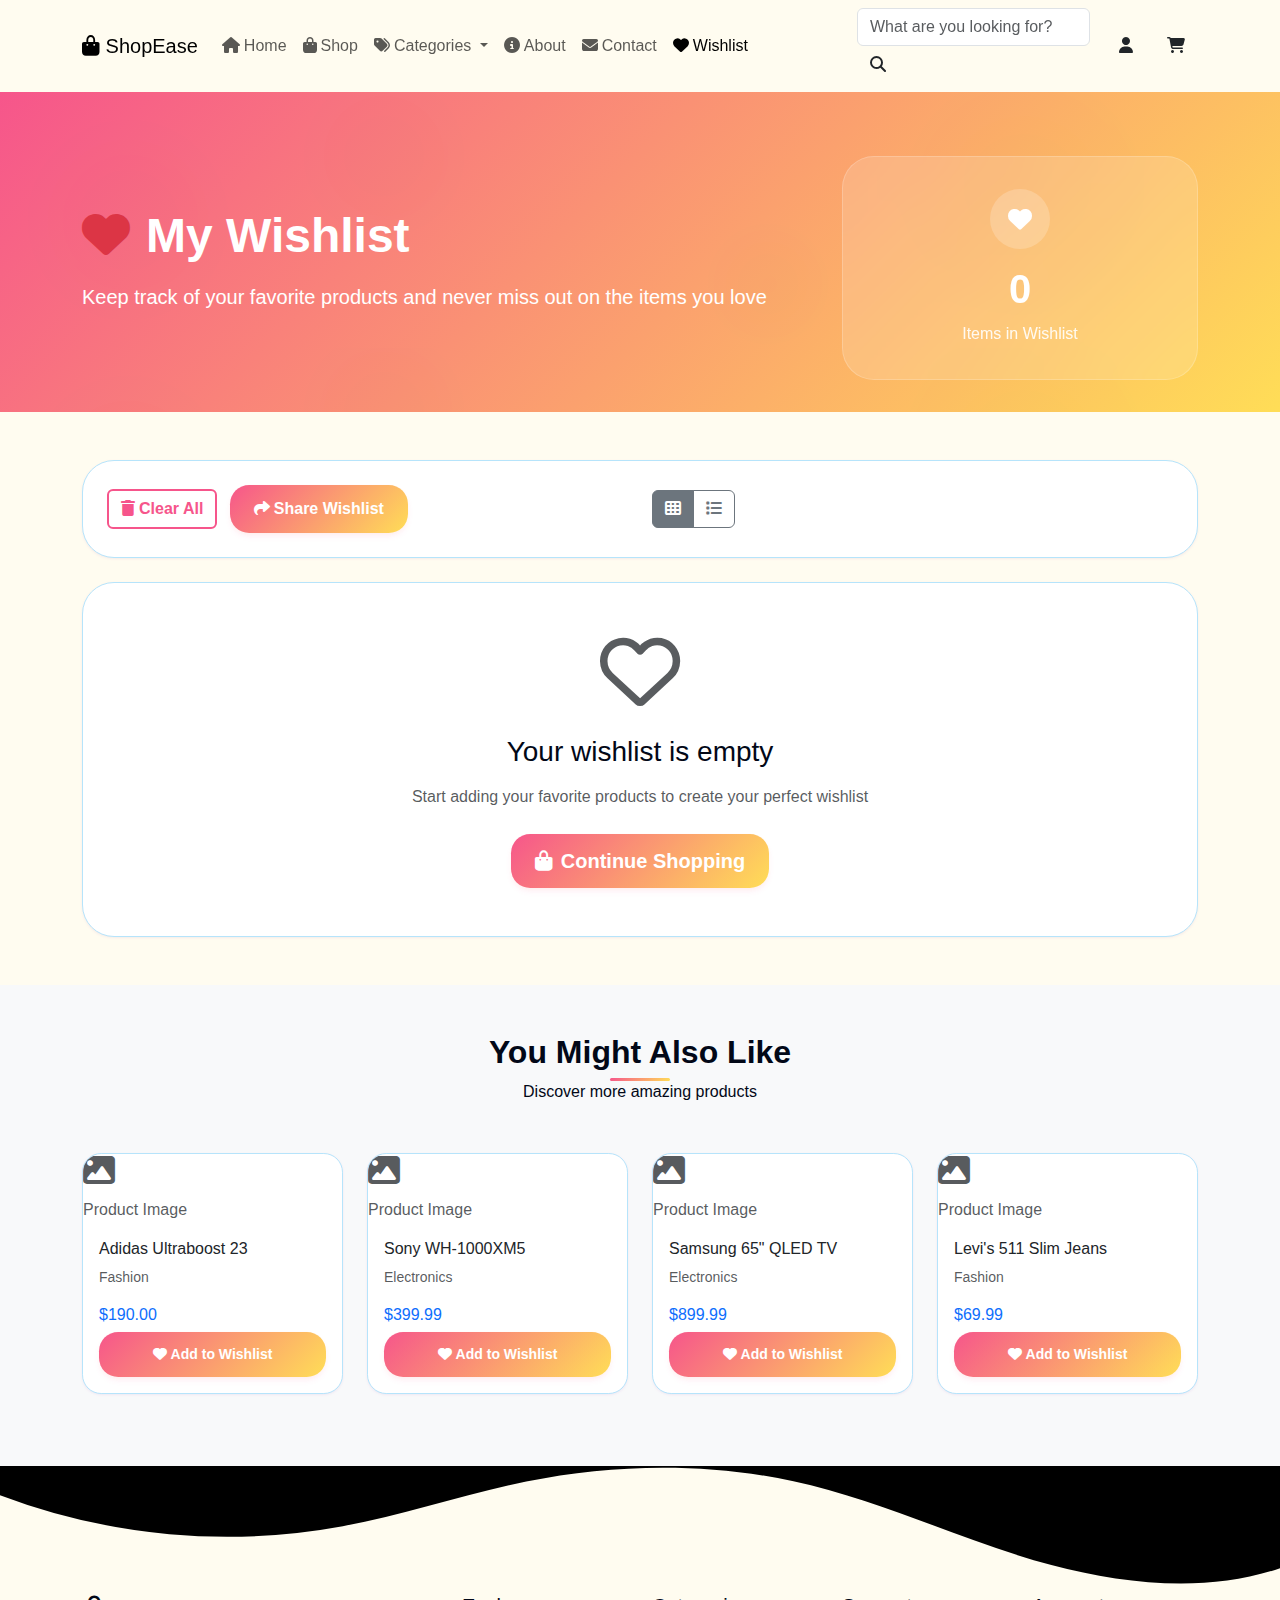
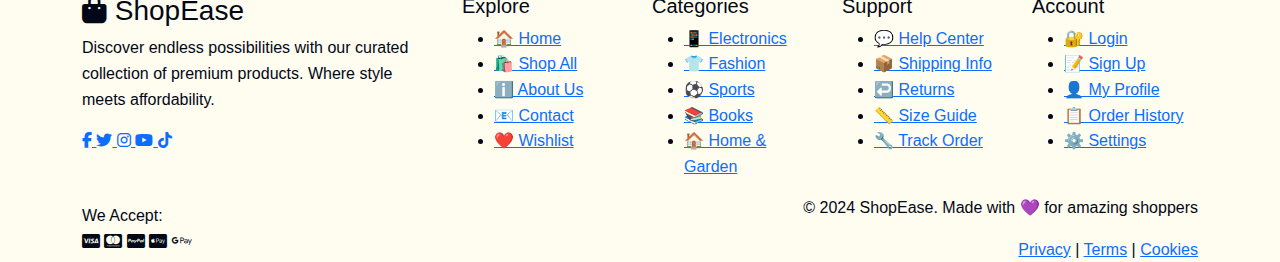
<file: wishlist.html>
<!DOCTYPE html>
<html lang="en">
<head>
    <meta charset="UTF-8">
    <meta name="viewport" content="width=device-width, initial-scale=1.0">
    <title>My Wishlist - ShopEase</title>
    
    <!-- Bootstrap CSS -->
    <link href="https://cdn.jsdelivr.net/npm/bootstrap@5.3.0/dist/css/bootstrap.min.css" rel="stylesheet">
    <!-- Font Awesome -->
    <link rel="stylesheet" href="https://cdnjs.cloudflare.com/ajax/libs/font-awesome/6.4.0/css/all.min.css">
    <!-- Custom CSS -->
    <link rel="stylesheet" href="css/style.css">
</head>
<body>
    <!-- Navigation -->
    <nav class="navbar navbar-expand-lg trendy-navbar sticky-top">
        <div class="container">
            <a class="navbar-brand trendy-brand" href="index.html">
                <div class="brand-wrapper">
                    <i class="fas fa-shopping-bag brand-icon"></i>
                    <span class="brand-text">ShopEase</span>
                    <div class="brand-glow"></div>
                </div>
            </a>
            
            <button class="navbar-toggler trendy-toggler" type="button" data-bs-toggle="collapse" data-bs-target="#navbarNav">
                <div class="hamburger-lines">
                    <span></span>
                    <span></span>
                    <span></span>
                </div>
            </button>
            
            <div class="collapse navbar-collapse" id="navbarNav">
                <ul class="navbar-nav me-auto trendy-nav">
                    <li class="nav-item">
                        <a class="nav-link" href="index.html">
                            <i class="fas fa-home me-1"></i>Home
                        </a>
                    </li>
                    <li class="nav-item">
                        <a class="nav-link" href="products.html">
                            <i class="fas fa-shopping-bag me-1"></i>Shop
                        </a>
                    </li>
                    <li class="nav-item dropdown">
                        <a class="nav-link dropdown-toggle" href="#" id="categoriesDropdown" role="button" data-bs-toggle="dropdown">
                            <i class="fas fa-tags me-1"></i>Categories
                        </a>
                        <ul class="dropdown-menu trendy-dropdown" id="categoriesMenu">
                            <!-- Categories will be loaded dynamically -->
                        </ul>
                    </li>
                    <li class="nav-item">
                        <a class="nav-link" href="about.html">
                            <i class="fas fa-info-circle me-1"></i>About
                        </a>
                    </li>
                    <li class="nav-item">
                        <a class="nav-link" href="contact.html">
                            <i class="fas fa-envelope me-1"></i>Contact
                        </a>
                    </li>
                    <li class="nav-item">
                        <a class="nav-link active" href="wishlist.html">
                            <i class="fas fa-heart me-1"></i>Wishlist
                        </a>
                    </li>
                </ul>
                
                <div class="d-flex align-items-center">
                    <div class="trendy-search-container me-3">
                        <div class="search-wrapper">
                            <input type="text" class="form-control trendy-search" id="searchInput" placeholder="What are you looking for?">
                            <button class="btn trendy-search-btn" type="button" id="searchBtn">
                                <i class="fas fa-search"></i>
                            </button>
                            <div class="search-glow"></div>
                        </div>
                    </div>
                    
                    <div class="user-actions d-flex align-items-center">
                        <a href="login.html" class="btn trendy-btn-ghost me-2" title="Login">
                            <i class="fas fa-user"></i>
                        </a>
                        <a href="cart.html" class="btn trendy-btn-primary position-relative" title="Shopping Cart">
                            <i class="fas fa-shopping-cart"></i>
                            <span class="cart-badge" id="cartCount">0</span>
                            <div class="btn-glow"></div>
                        </a>
                    </div>
                </div>
            </div>
        </div>
    </nav>

    <!-- Wishlist Hero Section -->
    <section class="wishlist-hero">
        <div class="container">
            <div class="row align-items-center">
                <div class="col-lg-8">
                    <div class="wishlist-header">
                        <h1 class="display-5 fw-bold mb-3">
                            <i class="fas fa-heart text-danger me-3"></i>My Wishlist
                        </h1>
                        <p class="lead">Keep track of your favorite products and never miss out on the items you love</p>
                    </div>
                </div>
                <div class="col-lg-4">
                    <div class="wishlist-stats">
                        <div class="stat-card">
                            <div class="stat-icon">
                                <i class="fas fa-heart"></i>
                            </div>
                            <div class="stat-content">
                                <h3 id="wishlistCount">0</h3>
                                <p>Items in Wishlist</p>
                            </div>
                        </div>
                    </div>
                </div>
            </div>
        </div>
    </section>

    <!-- Wishlist Content -->
    <section class="wishlist-content py-5">
        <div class="container">
            <!-- Wishlist Controls -->
            <div class="wishlist-controls mb-4">
                <div class="row align-items-center">
                    <div class="col-md-6">
                        <div class="wishlist-actions">
                            <button class="btn btn-outline-primary me-2" onclick="clearWishlist()">
                                <i class="fas fa-trash me-1"></i>Clear All
                            </button>
                            <button class="btn btn-primary" onclick="shareWishlist()">
                                <i class="fas fa-share me-1"></i>Share Wishlist
                            </button>
                        </div>
                    </div>
                    <div class="col-md-6">
                        <div class="wishlist-view-options">
                            <div class="btn-group" role="group">
                                <button type="button" class="btn btn-outline-secondary active" onclick="setWishlistView('grid')">
                                    <i class="fas fa-th"></i>
                                </button>
                                <button type="button" class="btn btn-outline-secondary" onclick="setWishlistView('list')">
                                    <i class="fas fa-list"></i>
                                </button>
                            </div>
                        </div>
                    </div>
                </div>
            </div>

            <!-- Wishlist Items -->
            <div id="wishlistItems" class="wishlist-items">
                <!-- Items will be loaded dynamically -->
            </div>

            <!-- Empty Wishlist State -->
            <div id="emptyWishlist" class="empty-wishlist text-center py-5" style="display: none;">
                <div class="empty-icon mb-4">
                    <i class="far fa-heart fa-5x text-muted"></i>
                </div>
                <h3 class="mb-3">Your wishlist is empty</h3>
                <p class="text-muted mb-4">Start adding your favorite products to create your perfect wishlist</p>
                <a href="products.html" class="btn btn-primary btn-lg">
                    <i class="fas fa-shopping-bag me-2"></i>Continue Shopping
                </a>
            </div>
        </div>
    </section>

    <!-- Recommended Products -->
    <section class="recommended-section bg-light py-5">
        <div class="container">
            <div class="section-header text-center mb-5">
                <h2 class="section-title">You Might Also Like</h2>
                <p class="section-subtitle">Discover more amazing products</p>
            </div>
            <div id="recommendedProducts" class="row">
                <!-- Recommended products will be loaded here -->
            </div>
        </div>
    </section>

    <!-- Footer -->
    <footer class="trendy-footer">
        <div class="footer-wave">
            <svg viewBox="0 0 1200 120" preserveAspectRatio="none">
                <path d="M321.39,56.44c58-10.79,114.16-30.13,172-41.86,82.39-16.72,168.19-17.73,250.45-.39C823.78,31,906.67,72,985.66,92.83c70.05,18.48,146.53,26.09,214.34,3V0H0V27.35A600.21,600.21,0,0,0,321.39,56.44Z"></path>
            </svg>
        </div>
        <div class="footer-content">
            <div class="container">
                <div class="row g-4">
                    <div class="col-lg-4">
                        <div class="footer-brand">
                            <h3 class="brand-title">
                                <i class="fas fa-shopping-bag brand-icon"></i>
                                ShopEase
                            </h3>
                            <p class="brand-description">Discover endless possibilities with our curated collection of premium products. Where style meets affordability.</p>
                            <div class="social-links">
                                <a href="#" class="social-link facebook" title="Facebook">
                                    <i class="fab fa-facebook-f"></i>
                                </a>
                                <a href="#" class="social-link twitter" title="Twitter">
                                    <i class="fab fa-twitter"></i>
                                </a>
                                <a href="#" class="social-link instagram" title="Instagram">
                                    <i class="fab fa-instagram"></i>
                                </a>
                                <a href="#" class="social-link youtube" title="YouTube">
                                    <i class="fab fa-youtube"></i>
                                </a>
                                <a href="#" class="social-link tiktok" title="TikTok">
                                    <i class="fab fa-tiktok"></i>
                                </a>
                            </div>
                        </div>
                    </div>
                    <div class="col-lg-2 col-md-6">
                        <div class="footer-section">
                            <h5 class="section-title">Explore</h5>
                            <ul class="footer-links">
                                <li><a href="index.html">🏠 Home</a></li>
                                <li><a href="products.html">🛍️ Shop All</a></li>
                                <li><a href="about.html">ℹ️ About Us</a></li>
                                <li><a href="contact.html">📧 Contact</a></li>
                                <li><a href="wishlist.html">❤️ Wishlist</a></li>
                            </ul>
                        </div>
                    </div>
                    <div class="col-lg-2 col-md-6">
                        <div class="footer-section">
                            <h5 class="section-title">Categories</h5>
                            <ul class="footer-links">
                                <li><a href="#">📱 Electronics</a></li>
                                <li><a href="#">👕 Fashion</a></li>
                                <li><a href="#">⚽ Sports</a></li>
                                <li><a href="#">📚 Books</a></li>
                                <li><a href="#">🏠 Home & Garden</a></li>
                            </ul>
                        </div>
                    </div>
                    <div class="col-lg-2 col-md-6">
                        <div class="footer-section">
                            <h5 class="section-title">Support</h5>
                            <ul class="footer-links">
                                <li><a href="#">💬 Help Center</a></li>
                                <li><a href="#">📦 Shipping Info</a></li>
                                <li><a href="#">↩️ Returns</a></li>
                                <li><a href="#">📏 Size Guide</a></li>
                                <li><a href="#">🔧 Track Order</a></li>
                            </ul>
                        </div>
                    </div>
                    <div class="col-lg-2 col-md-6">
                        <div class="footer-section">
                            <h5 class="section-title">Account</h5>
                            <ul class="footer-links">
                                <li><a href="login.html">🔐 Login</a></li>
                                <li><a href="register.html">📝 Sign Up</a></li>
                                <li><a href="#">👤 My Profile</a></li>
                                <li><a href="#">📋 Order History</a></li>
                                <li><a href="#">⚙️ Settings</a></li>
                            </ul>
                        </div>
                    </div>
                </div>
                
                <!-- Footer Bottom -->
                <div class="footer-bottom">
                    <div class="row align-items-center">
                        <div class="col-md-6">
                            <div class="payment-methods">
                                <span class="payment-text">We Accept:</span>
                                <div class="payment-icons">
                                    <i class="fab fa-cc-visa"></i>
                                    <i class="fab fa-cc-mastercard"></i>
                                    <i class="fab fa-cc-paypal"></i>
                                    <i class="fab fa-cc-apple-pay"></i>
                                    <i class="fab fa-google-pay"></i>
                                </div>
                            </div>
                        </div>
                        <div class="col-md-6 text-md-end">
                            <div class="footer-copy">
                                <p>&copy; 2024 ShopEase. Made with 💜 for amazing shoppers</p>
                                <div class="footer-legal">
                                    <a href="#">Privacy</a> | 
                                    <a href="#">Terms</a> | 
                                    <a href="#">Cookies</a>
                                </div>
                            </div>
                        </div>
                    </div>
                </div>
            </div>
        </div>
    </footer>

    <!-- Bootstrap JS -->
    <script src="https://cdn.jsdelivr.net/npm/bootstrap@5.3.0/dist/js/bootstrap.bundle.min.js"></script>
    <!-- Custom JS -->
    <script src="js/main.js"></script>
    <script src="js/cart.js"></script>
    <script>
        let wishlistItems = [];
        let currentView = 'grid';

        // Initialize wishlist page
        document.addEventListener('DOMContentLoaded', function() {
            initializeWishlistPage();
        });

        function initializeWishlistPage() {
            loadWishlistItems();
            loadRecommendedProducts();
            updateCartCounter();
        }

        function loadWishlistItems() {
            // Load wishlist from localStorage
            const storedWishlist = localStorage.getItem('wishlistItems');
            wishlistItems = storedWishlist ? JSON.parse(storedWishlist) : [];
            
            updateWishlistDisplay();
            updateWishlistCount();
        }

        function updateWishlistDisplay() {
            const container = document.getElementById('wishlistItems');
            const emptyState = document.getElementById('emptyWishlist');
            
            if (wishlistItems.length === 0) {
                container.style.display = 'none';
                emptyState.style.display = 'block';
                return;
            }
            
            container.style.display = 'block';
            emptyState.style.display = 'none';
            
            if (currentView === 'grid') {
                container.className = 'wishlist-items row';
                container.innerHTML = wishlistItems.map(item => createWishlistItemGrid(item)).join('');
            } else {
                container.className = 'wishlist-items';
                container.innerHTML = wishlistItems.map(item => createWishlistItemList(item)).join('');
            }
        }

        function createWishlistItemGrid(item) {
            return `
                <div class="col-lg-3 col-md-4 col-sm-6 mb-4">
                    <div class="card wishlist-card h-100">
                        <button class="remove-from-wishlist" onclick="removeFromWishlist(${item.id})" title="Remove from wishlist">
                            <i class="fas fa-times"></i>
                        </button>
                        <div class="product-image-placeholder">
                            <i class="fas fa-image fa-2x text-muted"></i>
                            <p class="text-muted mt-2 mb-0">Product Image</p>
                        </div>
                        <div class="card-body d-flex flex-column">
                            <div class="mb-2">
                                <span class="badge bg-light text-dark small">${item.brand || 'Brand'}</span>
                            </div>
                            <h6 class="card-title">
                                <a href="product-detail.html?id=${item.id}" class="text-decoration-none text-dark">
                                    ${item.name}
                                </a>
                            </h6>
                            <p class="card-text text-muted small">${item.category}</p>
                            <div class="mt-auto">
                                <div class="d-flex justify-content-between align-items-center mb-2">
                                    <span class="h6 text-primary mb-0">$${item.price.toFixed(2)}</span>
                                </div>
                                <button class="btn btn-primary btn-sm w-100" onclick="addToCartFromWishlist(${item.id})">
                                    <i class="fas fa-shopping-cart me-1"></i>Add to Cart
                                </button>
                            </div>
                        </div>
                    </div>
                </div>
            `;
        }

        function createWishlistItemList(item) {
            return `
                <div class="wishlist-item-list mb-3">
                    <div class="card">
                        <div class="card-body">
                            <div class="row align-items-center">
                                <div class="col-md-2">
                                    <div class="product-image-placeholder small">
                                        <i class="fas fa-image text-muted"></i>
                                    </div>
                                </div>
                                <div class="col-md-4">
                                    <h6 class="mb-1">
                                        <a href="product-detail.html?id=${item.id}" class="text-decoration-none text-dark">
                                            ${item.name}
                                        </a>
                                    </h6>
                                    <small class="text-muted">${item.category}</small>
                                </div>
                                <div class="col-md-2">
                                    <span class="badge bg-light text-dark">${item.brand || 'Brand'}</span>
                                </div>
                                <div class="col-md-2">
                                    <span class="h6 text-primary">$${item.price.toFixed(2)}</span>
                                </div>
                                <div class="col-md-2">
                                    <div class="btn-group w-100">
                                        <button class="btn btn-primary btn-sm" onclick="addToCartFromWishlist(${item.id})">
                                            <i class="fas fa-shopping-cart"></i>
                                        </button>
                                        <button class="btn btn-outline-danger btn-sm" onclick="removeFromWishlist(${item.id})">
                                            <i class="fas fa-trash"></i>
                                        </button>
                                    </div>
                                </div>
                            </div>
                        </div>
                    </div>
                </div>
            `;
        }

        function updateWishlistCount() {
            const countElement = document.getElementById('wishlistCount');
            if (countElement) {
                countElement.textContent = wishlistItems.length;
            }
        }

        function removeFromWishlist(productId) {
            wishlistItems = wishlistItems.filter(item => item.id !== productId);
            localStorage.setItem('wishlistItems', JSON.stringify(wishlistItems));
            updateWishlistDisplay();
            updateWishlistCount();
            
            // Show success message
            if (typeof showSuccessMessage === 'function') {
                showSuccessMessage('Item removed from wishlist');
            }
        }

        function addToCartFromWishlist(productId) {
            const item = wishlistItems.find(item => item.id === productId);
            if (item && typeof window.cart !== 'undefined') {
                window.cart.addItem(item, 1);
                // Show success message
                if (typeof showSuccessMessage === 'function') {
                    showSuccessMessage('Item added to cart');
                }
            }
        }

        function clearWishlist() {
            if (confirm('Are you sure you want to clear all items from your wishlist?')) {
                wishlistItems = [];
                localStorage.setItem('wishlistItems', JSON.stringify(wishlistItems));
                updateWishlistDisplay();
                updateWishlistCount();
                
                if (typeof showSuccessMessage === 'function') {
                    showSuccessMessage('Wishlist cleared');
                }
            }
        }

        function shareWishlist() {
            if (navigator.share) {
                navigator.share({
                    title: 'My ShopEase Wishlist',
                    text: 'Check out my wishlist on ShopEase!',
                    url: window.location.href
                });
            } else {
                // Fallback: copy to clipboard
                navigator.clipboard.writeText(window.location.href).then(() => {
                    if (typeof showSuccessMessage === 'function') {
                        showSuccessMessage('Wishlist link copied to clipboard');
                    }
                });
            }
        }

        function setWishlistView(view) {
            currentView = view;
            
            // Update button states
            const buttons = document.querySelectorAll('.wishlist-view-options .btn');
            buttons.forEach(btn => btn.classList.remove('active'));
            event.target.classList.add('active');
            
            updateWishlistDisplay();
        }

        async function loadRecommendedProducts() {
            try {
                const response = await fetch('data/products.json');
                const data = await response.json();
                const products = data.products || [];
                
                // Get random products for recommendations
                const shuffled = products.sort(() => 0.5 - Math.random());
                const recommended = shuffled.slice(0, 4);
                
                const container = document.getElementById('recommendedProducts');
                container.innerHTML = recommended.map(product => {
                    return `
                        <div class="col-lg-3 col-md-6 mb-4">
                            <div class="card product-card h-100">
                                <div class="product-image-placeholder">
                                    <i class="fas fa-image fa-2x text-muted"></i>
                                    <p class="text-muted mt-2 mb-0">Product Image</p>
                                </div>
                                <div class="card-body d-flex flex-column">
                                    <h6 class="card-title">
                                        <a href="product-detail.html?id=${product.id}" class="text-decoration-none text-dark">
                                            ${product.name}
                                        </a>
                                    </h6>
                                    <p class="card-text text-muted small">${product.category}</p>
                                    <div class="mt-auto">
                                        <div class="d-flex justify-content-between align-items-center mb-2">
                                            <span class="h6 text-primary mb-0">$${product.price.toFixed(2)}</span>
                                        </div>
                                        <button class="btn btn-primary btn-sm w-100" onclick="addToWishlistFromRecommended(${product.id})">
                                            <i class="fas fa-heart me-1"></i>Add to Wishlist
                                        </button>
                                    </div>
                                </div>
                            </div>
                        </div>
                    `;
                }).join('');
            } catch (error) {
                console.error('Error loading recommended products:', error);
            }
        }

        async function addToWishlistFromRecommended(productId) {
            try {
                const response = await fetch('data/products.json');
                const data = await response.json();
                const product = data.products.find(p => p.id === productId);
                
                if (product && !wishlistItems.find(item => item.id === productId)) {
                    wishlistItems.push(product);
                    localStorage.setItem('wishlistItems', JSON.stringify(wishlistItems));
                    updateWishlistDisplay();
                    updateWishlistCount();
                    
                    if (typeof showSuccessMessage === 'function') {
                        showSuccessMessage('Item added to wishlist');
                    }
                }
            } catch (error) {
                console.error('Error adding to wishlist:', error);
            }
        }
    </script>
</body>
</html>
</file>
<file: css/style.css>
/* Custom CSS for ShopEase E-commerce Site */

/* CSS Custom Properties - Modern Trendy Colors */
/* 142 76% 36%; اخضر   */
/* 330 81% 60%; وردي */
/* 31 81% 56%; ناري */
/* 217 91% 60%; ازرق */
/* 0 84% 60%; احمر */
/* 240 10% 98%; ابيض */
/* 222 84% 5%; اسود */
/* 215 25% 27%; اسود فاتح */
/* 215 16% 47%; ابيض فاتح */
:root {
    /* Cheerful, playful palette for gifts & kid toys */
    --primary-color: 340 90% 65%;   /* #FF5CA8 - Pink (fun, playful) */
    --tertiary-color: 48 100% 67%;  /* #FFE066 - Yellow (happy, bright) */
    --secondary-color: 200 90% 65%; /* #4FC3F7 - Sky Blue (friendly) */
    --accent-color: 141 70% 60%;    /* #4ADE80 - Green (fresh, energetic) */
    --danger-color: 0 84% 60%;      /* #EF4444 - Red (for errors/warnings) */
    --background-color: 48 100% 97%; /* #FFF9E5 - Soft yellow background */
    --surface-color: 0 0% 100%;     /* #FFFFFF - Card/Surface */
    --dark-surface: 222 84% 5%;     /* #0F172A - For contrast */
    --text-primary: 222 84% 5%;     /* #0F172A - Main text */
    --text-nav: 340 90% 65%;        /* #FF5CA8 - Pink nav text */
    --text-secondary: 200 90% 40%;  /* #2286A8 - Muted blue for secondary text */
    --text-light: 48 100% 67%;      /* #FFE066 - Light yellow for highlights */
    --border-color: 200 90% 85%;    /* #B3E5FC - Light blue border */
    --gradient-primary: linear-gradient(135deg, hsl(var(--primary-color)) 0%, hsl(var(--tertiary-color)) 100%);
    --gradient-secondary: linear-gradient(135deg, hsl(var(--secondary-color)) 0%, hsl(var(--accent-color)) 100%);
    --gradient-accent: linear-gradient(135deg, hsl(var(--primary-color)) 0%, hsl(var(--secondary-color)) 100%);
    --gradient-dark: linear-gradient(135deg, hsl(var(--dark-surface)) 0%, hsl(var(--primary-color)) 100%);
    --gradient-danger: linear-gradient(135deg, hsl(var(--danger-color)) 0%, hsl(340, 90%, 65%) 100%);
    --shadow-light: 0 1px 3px 0 rgba(255, 92, 168, 0.08), 0 1px 2px 0 rgba(79, 195, 247, 0.06);
    --shadow-medium: 0 4px 6px -1px rgba(255, 92, 168, 0.10), 0 2px 4px -1px rgba(255, 224, 102, 0.08);
    --shadow-heavy: 0 20px 25px -5px rgba(255, 92, 168, 0.12), 0 10px 10px -5px rgba(79, 195, 247, 0.10);
    --shadow-colored: 0 10px 15px -3px hsla(var(--primary-color), 0.18);
    --border-radius: 1.2rem;
    --border-radius-lg: 2rem;
    --transition: all 0.3s cubic-bezier(0.4, 0, 0.2, 1);
    --font-sans: 'Baloo 2', 'Comic Sans MS', 'Inter', 'Segoe UI', Tahoma, Geneva, Verdana, sans-serif;
    }

/* Import Google Fonts */
@import url('https://fonts.googleapis.com/css2?family=Inter:wght@300;400;500;600;700;800&display=swap');

/* Global Styles */
body {
    font-family: var(--font-sans);
    line-height: 1.6;
    color: hsl(var(--text-primary));
    background: hsl(var(--background-color));
    overflow-x: hidden;
}

/* Smooth scrolling */
html {
    scroll-behavior: smooth;
}

/* Glass morphism effect */
.glass {
    background: rgba(255, 255, 255, 0.25);
    backdrop-filter: blur(10px);
    border: 1px solid rgba(255, 0, 0, 0.18);
    box-shadow: var(--shadow-medium);
}

/* Animated backgrounds */
.animated-bg {
    background: linear-gradient(-45deg, hsl(var(--primary-color)), hsl(var(--tertiary-color)), hsl(var(--secondary-color)), hsl(var(--accent-color)));
    background-size: 400% 400%;
    animation: gradientShift 15s ease infinite;
}

@keyframes gradientShift {
    0% { background-position: 0% 50%; }
    50% { background-position: 100% 50%; }
    100% { background-position: 0% 50%; }
}

/* Floating animation */
@keyframes float {
    0%, 100% { transform: translateY(0px); }
    50% { transform: translateY(-20px); }
}

.float {
    animation: float 6s ease-in-out infinite;
}

/* Pulse animation */
@keyframes pulse {
    0%, 100% { transform: scale(1); }
    50% { transform: scale(1.05); }
}

.pulse {
    animation: pulse 2s ease-in-out infinite;
}

/* Custom Scrollbar */
::-webkit-scrollbar {
    width: 8px;
}

::-webkit-scrollbar-track {
    background: hsl(var(--background-color));
}

::-webkit-scrollbar-thumb {
    background: hsl(var(--border-color));
    border-radius: var(--border-radius);
}

::-webkit-scrollbar-thumb:hover {
    background: hsl(var(--text-secondary));
}

/* -----------Finish Nav and brand ----------------- */
.sticker-offer img {
    transition: transform 0.3s;
}
.sticker-offer:hover img {
    transform: scale(1.12) rotate(-8deg);
}
.btn-purple {
    background: hsl(var(--primary-color));
    color: #fff;
}
.btn-purple:hover {
    background: hsl(var(--secondary-color));
    color: #fff;
}
@media (max-width: 991.98px) {
    #stickerOfferSlider .d-flex {
        flex-direction: column !important;
    }
    .sticker-offer {
        min-width: 220px !important;
        margin-bottom: 1.5rem !important;
    }
}
/* Flash Deal Banner */
.flash-deal-banner {
    min-height: 180px;
}
.flash-deal-banner-sale-img {
    width: 80px;
    filter: drop-shadow(0 4px 16px hsla(var(--primary-color), 0.15));
}
.flash-deal-banner-content {
    position: relative;
    z-index: 2;
}
.flash-deal-banner-title {
    background: linear-gradient(90deg, hsl(var(--primary-color)), hsl(var(--secondary-color)), hsl(var(--tertiary-color)));
    -webkit-background-clip: text;
    -webkit-text-fill-color: transparent;
    background-clip: text;
}
.flash-deal-banner-lead {
    text-shadow: 0 2px 8px hsla(var(--accent-color), 0.12);
}
.flash-deal-banner-btn {
    color: hsl(var(--primary-color));
    font-weight: 600;
}


.flash-deal-banner-shape-1 {
    top: 10%;
    left: 2%;
    width: 60px;
    height: 60px;
    background: hsla(var(--tertiary-color), 0.25);
    filter: blur(8px);
    animation: float 7s ease-in-out infinite;
}
.flash-deal-banner-shape-2 {
    bottom: 8%;
    right: 8%;
    width: 40px;
    height: 40px;
    background: hsla(var(--secondary-color), 0.18);
    filter: blur(6px);
    animation: float 9s ease-in-out infinite reverse;
}
/* Navbar */
.modex-navbar {
    background: hsl(var(--primary-color));
    min-height: 60px;
    box-shadow: var(--shadow-light);
}
.modex-navbar-brand {
    font-size: 2rem;
    font-weight: bold;
}
.modex-navbar-logo {
    filter: drop-shadow(0 2px 8px hsl(var(--secondary-color) / 0.67));
}
.modex-navbar-brand-text {
    color: hsl(var(--tertiary-color));
}
.modex-navbar-location-small {
    font-size: 0.8rem;
}
.modex-navbar-location-span {
    font-size: 1rem;
}

.category-card:hover {
    transform: translateY(-6px) scale(1.03);
    box-shadow: 0 8px 24px rgba(0,0,0,0.10);
    text-decoration: none;
}
.category-card .fa-pink { color: #e83e8c; }
@media (max-width: 991.98px) {
    .attractive-categories-section {
        min-height: 320px !important;
    }
}
@media (max-width: 767.98px) {
    .attractive-categories-section {
        min-height: 220px !important;
    }
}
.modex-navbar-brand-hover:hover {
    box-shadow: 0 4px 24px 0 rgba(255,92,168,0.18), 0 2px 8px 0 rgba(79,195,247,0.10);
    transform: translateY(-2px) scale(1.04) rotate(-2deg);
    background: linear-gradient(90deg, hsl(var(--primary-color), 0.08), hsl(var(--secondary-color), 0.08));
    border-radius: 1.5rem;
}
.modex-navbar-brand-hover:hover .modex-navbar-logo {
    transform: scale(1.13) rotate(-8deg);
    filter: drop-shadow(0 4px 16px hsl(var(--primary-color) / 0.18));
}
.modex-navbar-brand-hover:hover .modex-navbar-brand-text {
    color: hsl(var(--secondary-color));
    text-shadow: 0 2px 8px hsl(var(--tertiary-color) / 0.18);
}
.modex-navbar-location-glass {
    background: rgba(255,255,255,0.7);
    backdrop-filter: blur(6px);
    border: 1.5px solid #f3f3f7;
    box-shadow: 0 2px 12px 0 rgba(108,99,255,0.07);
    transition: box-shadow 0.2s;
}
.modex-navbar-location-glass:hover {
    box-shadow: 0 4px 24px 0 rgba(255,111,97,0.13);
    border-color: #ff6f61;
}

.modex-navbar-search-form {
    max-width: 90%;
    color: hsl(var(--tertiary-color));

}
.modex-navbar-search-select {
    max-width: 120px;
    border-radius: 0.5rem 0 0 0.5rem;
    border-right: 0;
    background: hsl(var(--tertiary-color));

}
.modex-navbar-search-input {
    border-radius: 0;
}
.modex-navbar-search-btn {
    border-radius: 0 0.5rem 0.5rem 0;
    color: hsl(var(--dark-surface));
    font-weight: bold;
}
.trendy-lang-select {
    border-radius: 50px !important;
    border: 2px solid hsl(var(--secondary-color)) !important;
    background: var(--gradient-primary) !important;
    box-shadow: var(--shadow-light);
    font-weight: 600;
    color: hsl(var(--text-primary));
    width: 130px;
    transition: border-color 0.2s;
}
.trendy-lang-select:focus {
    border-color: hsl(var(--tertiary-color)) !important;
    box-shadow: 0 0 0 0.2rem hsla(var(--tertiary-color), 0.15);
}

.lang-hover-effect:hover, .lang-hover-effect:focus {
    box-shadow: 0 0 0 0.2rem rgba(255, 223, 70, 0.4);
    border-color: #ffdf46;
    background: #fffbe6;
    color: #ffffff;
}

.offer-hover-effect:hover {
    background: linear-gradient(90deg, #ffe066 0%, #ff5ca8 100%);
    color: #fff !important;
    box-shadow: 0 4px 16px 0 rgba(255,92,168,0.13);
}
.offer-hover-effect:hover .fa-bolt {
    color: #ff5ca8 !important;
    text-shadow: 0 2px 8px #ffe06699;
}
.offer-hover-effect:hover .offer-hover-link {
    color: #fff !important;
    text-decoration: underline;
}


.modex-manage-nav {
    background: rgba(255,255,255,0.85);
    backdrop-filter: blur(8px);
    border-bottom: 1px solid hsl(var(--border-color));
    font-size: 0.97rem;
    font-family: var(--font-sans);
    box-shadow: 0 2px 8px 0 rgba(79,195,247,0.04);
    z-index: 1051;
    position: relative;
}
.manage-nav-link {
    
    color: hsl(var(--primary-color));
    font-weight: 600;
    text-decoration: none;
    transition: color 0.2s;
    padding: 0.1rem 0.5rem;
    border-radius: 1rem;
}
.manage-nav-link:hover {
    background: hsl(var(--primary-color), 0.08);
    color: hsl(var(--tertiary-color));
}

.modex-manage-nav-custom {
    margin-top: 1px;
    background-color: rgb(29, 32, 32);
    position: sticky;
    top: 0;
    z-index: 1052;
    height: 70px;
    min-height: 70px;
    padding-top: 0.5rem;
    padding-bottom: 0.5rem;
    font-size: 1.25rem;
}
#manageNavCartCount {
    font-size: 0.75rem;
}
#modexCurrentTime {
    color: rgb(211, 169, 92);
}
.manage-nav-location, .manage-nav-time {
    color: hsl(var(--text-primary));
    font-weight: 500;
    background: rgba(255,224,102,0.13);
    border-radius: 1rem;
    padding: 0.1rem 0.7rem;
    margin-left: 0.2rem;
}
@media (max-width: 576px) {
    .modex-manage-nav {
        font-size: 0.98rem;
        padding: 0.2rem 0.5rem !important;
        flex-direction: column;
        align-items: stretch !important;
        gap: 0.2rem;
    }
    .modex-manage-nav > div {
        justify-content: center !important;
        width: 100%;
    }
    .manage-nav-link, .manage-nav-location, .manage-nav-time {
        justify-content: center !important;
        font-size: 1.15rem;
        padding: 0.1rem 0.3rem;
    }
    .manage-nav-link span,
    .manage-nav-location span,
    .manage-nav-time span {
        display: none !important;
    }
    .manage-nav-link i,
    .manage-nav-location i,
    .manage-nav-time i {
        font-size: 1.3rem !important;
        margin-right: 0 !important;
    }
    #manageNavCartCount {
        left: 60% !important;
        top: 0 !important;
    }
}

/* Subnav */
.modex-subnav {
    background: hsl(var(--tertiary-color));
    min-height: 40px;

}
.modex-subnav .nav-link {
    color: hsl(var(--primary-color));
    font-weight: 600;
}
.modex-subnav-toggler-icon {
    filter: invert(1);

}

.modex-subnav-link {
    transition: 
        color 0.18s cubic-bezier(0.4,0,0.2,1),
        background 0.18s cubic-bezier(0.4,0,0.2,1),
        box-shadow 0.18s cubic-bezier(0.4,0,0.2,1),
        transform 0.18s cubic-bezier(0.4,0,0.2,1);
    border-radius: 0.8rem;
    padding: 0.4rem 1.1rem;
    position: relative;
    z-index: 1;
}
.modex-subnav-link:hover, .modex-subnav-link:focus {
    color: hsl(var(--primary-color)) !important;
    background: linear-gradient(90deg, hsl(var(--tertiary-color)), hsl(var(--secondary-color), 0.13));
    box-shadow: 0 2px 12px 0 hsla(var(--primary-color), 0.10);
    text-decoration: none;
    transform: translateY(-2px) scale(1.04);
}
.modex-subnav-link:active {
    background: hsl(var(--tertiary-color), 0.25);
    color: hsl(var(--secondary-color)) !important;
    transform: scale(0.98);
}

.modex-hover-link {
    transition: 
        color 0.18s cubic-bezier(0.4,0,0.2,1),
        background 0.18s cubic-bezier(0.4,0,0.2,1),
        box-shadow 0.18s cubic-bezier(0.4,0,0.2,1),
        transform 0.18s cubic-bezier(0.4,0,0.2,1);
    border-radius: 0.8rem;
    padding: 0.4rem 1.1rem;
    position: relative;
    z-index: 1;
    font-weight: 600;
}
.modex-hover-link:hover, .modex-hover-link:focus {
    color: hsl(var(--primary-color)) !important;
    background: linear-gradient(90deg, hsl(var(--tertiary-color)), hsl(var(--secondary-color), 0.13));
    box-shadow: 0 2px 12px 0 hsla(var(--primary-color), 0.10);
    text-decoration: none;
    transform: translateY(-2px) scale(1.04);
}
.modex-hover-link:active {
    background: hsl(var(--tertiary-color), 0.25);
    color: hsl(var(--secondary-color)) !important;
    transform: scale(0.98);
}


.top-picks-section {
    background: linear-gradient(120deg, #f8fafc 0%, #fff 100%);
    position: relative;
}
.top-picks-title {
    font-size: 2.4rem;
    letter-spacing: 1px;
    color: #222;
}
.top-picks-title-gradient {
    background: linear-gradient(90deg, #6a82fb 0%, #fc5c7d 100%);
    -webkit-background-clip: text;
    -webkit-text-fill-color: transparent;
}
.top-picks-arrow {
    width: 56px;
    height: 56px;
    border-radius: 50%;
    font-size: 2.2rem;
    color: #fff;
    border: none;
    transition: background 0.2s, color 0.2s, box-shadow 0.2s;
    display: flex;
    align-items: center;
    justify-content: center;
}
.top-picks-arrow.left {
    background: linear-gradient(135deg, #fc5c7d 0%, #6a82fb 100%);
    box-shadow: 0 4px 18px rgba(108,99,255,0.13);
}
.top-picks-arrow.right {
    background: linear-gradient(135deg, #6a82fb 0%, #fc5c7d 100%);
    box-shadow: 0 4px 18px rgba(252,92,125,0.13);
}
.top-picks-row {
    white-space: nowrap;
    scroll-behavior: smooth;
}
.top-picks-scroll-row {
    gap: 28px;
    overflow-x: auto;
    padding-bottom: 16px;
}
.product-showcase-card {
    min-width: 260px;
    max-width: 260px;
    border-radius: 22px;
    transition: transform 0.18s;
}
.product-showcase-card.bg1 {
    background: linear-gradient(135deg, #e0e7ff 0%, #fffbe6 100%);
}
.product-showcase-card.bg2 {
    background: linear-gradient(135deg, #ffe0f0 0%, #e6fff7 100%);
}
.product-showcase-card.bg3 {
    background: linear-gradient(135deg, #e0ffe6 0%, #e6f0ff 100%);
}
.product-showcase-card.bg4 {
    background: linear-gradient(135deg, #fff0e0 0%, #e0f7ff 100%);
}
.product-img {
    height: 220px;
    object-fit: cover;
    border-radius: 22px 22px 0 0;
}
.product-title {
    font-size: 1.08rem;
}
.product-price {
    font-size: 1.15rem;
}
.product-price.blue {
    color: #6a82fb;
}
.product-price.pink {
    color: #fc5c7d;
}

.cool-collections-banner {
    background: linear-gradient(90deg, hsl(var(--primary-color)), hsl(var(--secondary-color)));
    box-shadow: var(--shadow-medium);
}
.cool-collection-card {
    background: #fff;
    border: none;
    transition: transform 0.18s, box-shadow 0.18s;
    overflow: hidden;
    position: relative;
}
.cool-collection-card:hover {
    transform: translateY(-6px) scale(1.03);
    box-shadow: var(--shadow-heavy);
    z-index: 2;
}
.cool-collection-img-wrapper {
    width: 100%;
    height: 170px;
    background: #f8fafc;
    display: flex;
    align-items: center;
    justify-content: center;
    overflow: hidden;
}
.cool-collection-img-wrapper img {
    object-fit: cover;
    width: 100%;
    height: 100%;
}
.cool-collection-ad {
    border: 2px solid hsl(var(--tertiary-color));
    background: linear-gradient(120deg, #fffbe6 60%, #fff9e5 100%);
    position: relative;
}
.cool-collection-badge {
    position: absolute;
    top: 10px;
    left: 10px;
    background: hsl(var(--danger-color));
    color: #fff;
    font-size: 0.8rem;
    font-weight: bold;
    padding: 0.2rem 0.7rem;
    border-radius: 1rem;
    box-shadow: 0 2px 8px rgba(239,68,68,0.12);
    z-index: 3;
    letter-spacing: 1px;
}
@media (max-width: 767px) {
    .cool-collection-img-wrapper { height: 120px; }
}
@media (max-width: 575px) {
    .cool-collections-banner { flex-direction: column !important; text-align: center; }
    .cool-collections-banner .btn { width: 100%; margin-top: 1rem; }
}

/* Modern Buttons */
.btn-primary {
    background: var(--gradient-primary);
    border: none;
    border-radius: var(--border-radius);
    font-weight: 600;
    padding: 0.75rem 1.5rem;
    transition: var(--transition);
    position: relative;
    overflow: hidden;
    box-shadow: var(--shadow-medium);
}

.btn-primary::before {
    content: '';
    position: absolute;
    top: 0;
    left: -100%;
    width: 100%;
    height: 100%;
    background: linear-gradient(90deg, transparent, rgba(255, 255, 255, 0.2), transparent);
    transition: var(--transition);
}

.btn-primary:hover::before {
    left: 100%;
}

.btn-primary:hover {
    transform: translateY(-2px);
    box-shadow: var(--shadow-colored);
}

.btn-secondary {
    background: var(--gradient-secondary);
    border: none;
    color: white;
    font-weight: 600;
    transition: var(--transition);
}

.btn-outline-primary {
    border: 2px solid hsl(var(--primary-color));
    color: hsl(var(--primary-color));
    background: transparent;
    font-weight: 600;
    transition: var(--transition);
}

.btn-outline-primary:hover {
    background: var(--gradient-primary);
    border-color: transparent;
    transform: translateY(-2px);
    box-shadow: var(--shadow-medium);
}

.btn-add-to-cart {
    width: 100%;
    padding: 0.5rem 1rem;
    font-size: 0.875rem;
    border-radius: var(--border-radius);
    transition: var(--transition);
}

/* Category Cards */
.category-card {
    background: hsl(var(--surface-color));
    border: 1px solid hsl(var(--border-color));
    border-radius: var(--border-radius);
    padding: 2rem 1rem;
    text-align: center;
    transition: var(--transition);
    text-decoration: none;
    color: inherit;
    display: block;
    height: 100%;
}

.category-card:hover {
    background: hsl(var(--primary-color) / 0.05);
    border-color: hsl(var(--primary-color) / 0.3);
    transform: translateY(-3px);
    box-shadow: var(--shadow-medium);
    color: inherit;
}

.category-icon {
    font-size: 3rem;
    color: hsl(var(--primary-color));
    margin-bottom: 1rem;
}

/* Feature Cards */
.feature-card {
    background: hsl(var(--surface-color));
    border-radius: var(--border-radius);
    transition: var(--transition);
    height: 100%;
}

.feature-card:hover {
    box-shadow: var(--shadow-medium);
    transform: translateY(-2px);
}

/* Page Header */
.page-header {
    background: linear-gradient(135deg, hsl(var(--background-color)) 0%, hsl(210 20% 95%) 100%);
    border-bottom: 1px solid hsl(var(--border-color));
}

/* Filter Sidebar */
.form-check-input:checked {
    background-color: hsl(var(--primary-color));
    border-color: hsl(var(--primary-color));
}

/* Cart Items */
.cart-item {
    background: hsl(var(--surface-color));
    transition: var(--transition);
}

.cart-item:hover {
    background: hsl(var(--background-color));
}

/* Loading Overlay */
.loading-overlay {
    position: fixed;
    top: 0;
    left: 0;
    width: 100%;
    height: 100%;
    background: rgba(255, 255, 255, 0.9);
    display: flex;
    align-items: center;
    justify-content: center;
    z-index: 9999;
    opacity: 0;
    visibility: hidden;
    transition: var(--transition);
}

.loading-overlay.show {
    opacity: 1;
    visibility: visible;
}

/* Pagination */
.pagination .page-link {
    color: hsl(var(--primary-color));
    border-color: hsl(var(--border-color));
    transition: var(--transition);
}

.pagination .page-link:hover {
    background-color: hsl(var(--primary-color) / 0.1);
    border-color: hsl(var(--primary-color));
}

.pagination .page-item.active .page-link {
    background-color: hsl(var(--primary-color));
    border-color: hsl(var(--primary-color));
}

/* Contact Form */
.contact-item {
    display: flex;
    align-items: flex-start;
}

.contact-item i {
    width: 20px;
    margin-top: 0.25rem;
}

/* Team Cards */
.team-card {
    padding: 2rem 1rem;
}

.team-avatar {
    width: 100px;
    height: 100px;
    background: hsl(var(--background-color));
    border-radius: 50%;
    display: flex;
    align-items: center;
    justify-content: center;
    border: 3px solid hsl(var(--border-color));
}

/* Statistics */
.stat-card {
    padding: 2rem 1rem;
}

/* Value Cards */
.value-card {
    height: 100%;
    transition: var(--transition);
}

.value-card:hover {
    box-shadow: var(--shadow-medium);
    transform: translateY(-3px);
}

/* Social Links */
.social-links a {
    transition: var(--transition);
}

.social-links a:hover {
    transform: translateY(-2px);
}

/* List View for Products */
.product-list-item {
    background: hsl(var(--surface-color));
    border: 1px solid hsl(var(--border-color));
    border-radius: var(--border-radius);
    padding: 1rem;
    margin-bottom: 1rem;
    transition: var(--transition);
}

.product-list-item:hover {
    box-shadow: var(--shadow-medium);
    border-color: hsl(var(--primary-color) / 0.3);
}

/* Form Validation */
.form-control.is-valid {
    border-color: hsl(var(--secondary-color));
}

.form-control.is-invalid {
    border-color: hsl(0 65% 51%);
}

.valid-feedback {
    color: hsl(var(--secondary-color));
}

.invalid-feedback {
    color: hsl(0 65% 51%);
}

/* Badge Styles */
.badge {
    font-size: 0.75rem;
    font-weight: 600;
}

/* Card Enhancements */
.card {
    border: 1px solid hsl(var(--border-color));
    border-radius: var(--border-radius);
    box-shadow: var(--shadow-light);
}

.card-header {
    background-color: hsl(var(--background-color));
    border-bottom: 1px solid hsl(var(--border-color));
    font-weight: 600;
}

/* Responsive Design */
@media (max-width: 768px) {
    .hero-icon {
        font-size: 4rem;
    }
    
    .product-image-placeholder {
        height: 150px;
    }
    
    .search-box {
        width: 100%;
        margin: 1rem 0;
    }
    
    .category-card {
        padding: 1.5rem 1rem;
    }
    
    .category-icon {
        font-size: 2.5rem;
    }
}

@media (max-width: 576px) {
    .hero-section {
        padding: 2rem 0;
    }
    
    .hero-section h1 {
        font-size: 2rem;
    }
    
    .product-card {
        margin-bottom: 1rem;
    }
    
    .stat-card h3 {
        font-size: 1.5rem;
    }
}
/* Accessibility */
@media (prefers-reduced-motion: reduce) {
    * {
        animation-duration: 0.01ms !important;
        animation-iteration-count: 1 !important;
        transition-duration: 0.01ms !important;
    }
}

/* Focus Styles */
.btn:focus,
.form-control:focus,
.form-select:focus {
    box-shadow: 0 0 0 0.2rem hsl(var(--primary-color) / 0.25);
}

/* Advertisement Sections */
.ad-banner {
    background: var(--gradient-primary);
    border-radius: var(--border-radius-lg);
    padding: 2rem;
    margin: 2rem 0;
    position: relative;
    overflow: hidden;
    text-align: center;
    color: white;
    box-shadow: var(--shadow-medium);
}

.ad-banner::before {
    content: '';
    position: absolute;
    top: -50%;
    left: -50%;
    width: 200%;
    height: 200%;
    background: radial-gradient(circle, rgba(255,255,255,0.1) 0%, transparent 70%);
    animation: rotate 20s linear infinite;
}

@keyframes rotate {
    0% { transform: rotate(0deg); }
    100% { transform: rotate(360deg); }
}

.ad-banner-content {
    position: relative;
    z-index: 2;
}

.ad-sidebar {
    background: hsl(var(--surface-color));
    border-radius: var(--border-radius-lg);
    padding: 1.5rem;
    margin-bottom: 1.5rem;
    box-shadow: var(--shadow-light);
    border: 1px solid hsl(var(--border-color));
    transition: var(--transition);
}

.ad-sidebar:hover {
    transform: translateY(-2px);
    box-shadow: var(--shadow-medium);
}


/* Trending Badge */
.trending-badge {
    background: linear-gradient(45deg, #ff6b6b, #ee5a24);
    color: white;
    padding: 2px 8px;
    border-radius: 12px;
    font-size: 0.7rem;
    font-weight: 600;
    position: absolute;
    top: 8px;
    left: 8px;
    z-index: 3;
    animation: pulse 2s ease-in-out infinite;
}

/* Newsletter Section */
.newsletter-section {
    background: var(--gradient-dark);
    color: white;
    padding: 4rem 0;
    position: relative;
    overflow: hidden;
}

.newsletter-section::before {
    content: '';
    position: absolute;
    top: 0;
    left: 0;
    right: 0;
    bottom: 0;
    background: url('data:image/svg+xml,<svg xmlns="http://www.w3.org/2000/svg" viewBox="0 0 100 100"><defs><pattern id="dots" width="10" height="10" patternUnits="userSpaceOnUse"><circle cx="5" cy="5" r="1" fill="rgba(255,255,255,0.1)"/></pattern></defs><rect width="100" height="100" fill="url(%23dots)"/></svg>');
    opacity: 0.5;
}

.newsletter-content {
    position: relative;
    z-index: 2;
}

.newsletter-input {
    border: 2px solid rgba(255, 255, 255, 0.2);
    background: rgba(255, 255, 255, 0.1);
    color: white;
    border-radius: var(--border-radius);
    backdrop-filter: blur(10px);
}

.newsletter-input::placeholder {
    color: rgba(255, 255, 255, 0.7);
}

.newsletter-input:focus {
    border-color: rgba(255, 255, 255, 0.5);
    background: rgba(255, 255, 255, 0.15);
    box-shadow: 0 0 0 0.2rem rgba(255, 255, 255, 0.1);
}

/* Print Styles */

/* Authentication Pages Styles */
.auth-page {
    background: var(--gradient-primary);
    min-height: 100vh;
}

.auth-section {
    position: relative;
    min-height: 100vh;
    display: flex;
    align-items: center;
}

.auth-background {
    position: absolute;
    top: 0;
    left: 0;
    width: 100%;
    height: 100%;
    overflow: hidden;
    z-index: 1;
}

.auth-shapes {
    position: relative;
    width: 100%;
    height: 100%;
}

.shape {
    position: absolute;
    border-radius: 50%;
    background: rgba(255, 255, 255, 0.1);
    animation: float 6s ease-in-out infinite;
}

.shape-1 {
    width: 80px;
    height: 80px;
    top: 20%;
    left: 10%;
    animation-delay: 0s;
}

.shape-2 {
    width: 120px;
    height: 120px;
    top: 60%;
    right: 15%;
    animation-delay: 2s;
}

.shape-3 {
    width: 60px;
    height: 60px;
    bottom: 30%;
    left: 20%;
    animation-delay: 4s;
}

.auth-card {
    background: rgba(255, 255, 255, 0.95);
    backdrop-filter: blur(20px);
    border-radius: var(--border-radius-lg);
    padding: 3rem;
    box-shadow: var(--shadow-heavy);
    border: 1px solid rgba(255, 255, 255, 0.2);
    position: relative;
    z-index: 2;
    animation: fadeInUp 0.8s ease-out;
}

.auth-header {
    margin-bottom: 2rem;
}

.auth-icon {
    width: 80px;
    height: 80px;
    margin: 0 auto 1.5rem;
    background: var(--gradient-primary);
    border-radius: 50%;
    display: flex;
    align-items: center;
    justify-content: center;
    color: white;
    font-size: 2rem;
    box-shadow: var(--shadow-colored);
}

.auth-title {
    font-weight: 800;
    color: hsl(var(--text-primary));
    margin-bottom: 0.5rem;
}

.auth-subtitle {
    color: hsl(var(--text-secondary));
    margin-bottom: 0;
}

.trendy-input {
    background: rgba(255, 255, 255, 0.9);
    border: 1px solid rgba(0, 0, 0, 0.1);
    border-radius: var(--border-radius);
    padding: 1rem 1.25rem;
    transition: var(--transition);
    position: relative;
}

.trendy-input:focus {
    outline: none;
    border-color: hsl(var(--primary-color));
    box-shadow: 0 0 0 3px hsl(var(--primary-color) / 0.1);
    background: rgba(255, 255, 255, 1);
}

.form-floating {
    position: relative;
}

.password-toggle {
    position: absolute;
    right: 15px;
    top: 50%;
    transform: translateY(-50%);
    background: none;
    border: none;
    color: hsl(var(--text-secondary));
    cursor: pointer;
    z-index: 3;
    transition: var(--transition);
}

.password-toggle:hover {
    color: hsl(var(--primary-color));
}

.password-strength {
    margin-top: 0.5rem;
}

.strength-indicator {
    height: 4px;
    background: hsl(var(--border-color));
    border-radius: 2px;
    overflow: hidden;
    margin-bottom: 0.25rem;
}

.strength-bar {
    height: 100%;
    width: 0%;
    transition: var(--transition);
    border-radius: 2px;
}

.strength-text {
    font-size: 0.875rem;
    font-weight: 500;
}

.auth-submit {
    padding: 1rem 2rem;
    font-weight: 600;
    border-radius: var(--border-radius);
    position: relative;
    overflow: hidden;
    transition: var(--transition);
}

.auth-submit.success {
    background: var(--gradient-secondary) !important;
    border-color: hsl(var(--secondary-color)) !important;
}

.auth-divider {
    position: relative;
    text-align: center;
    margin: 2rem 0;
}

.auth-divider::before {
    content: '';
    position: absolute;
    top: 50%;
    left: 0;
    right: 0;
    height: 1px;
    background: hsl(var(--border-color));
}

.auth-divider span {
    background: rgba(255, 255, 255, 0.95);
    padding: 0 1rem;
    color: hsl(var(--text-secondary));
    font-size: 0.875rem;
}

.social-auth {
    display: flex;
    gap: 1rem;
}

.social-btn {
    flex: 1;
    padding: 0.75rem;
    border-radius: var(--border-radius);
    font-weight: 500;
    transition: var(--transition);
    display: flex;
    align-items: center;
    justify-content: center;
    gap: 0.5rem;
}

.google-btn {
    background: #db4437;
    border-color: #db4437;
    color: white;
}

.google-btn:hover {
    background: #c33d2e;
    color: white;
    transform: translateY(-2px);
}

.facebook-btn {
    background: #4267B2;
    border-color: #4267B2;
    color: white;
}

.facebook-btn:hover {
    background: #365899;
    color: white;
    transform: translateY(-2px);
}

.auth-link {
    color: hsl(var(--primary-color));
    text-decoration: none;
    font-weight: 500;
    transition: var(--transition);
}

.auth-link:hover {
    color: hsl(var(--primary-color));
    text-decoration: underline;
}

.forgot-password {
    color: hsl(var(--text-secondary));
    text-decoration: none;
    font-size: 0.875rem;
    transition: var(--transition);
}

.forgot-password:hover {
    color: hsl(var(--primary-color));
    text-decoration: underline;
}

/* Wishlist Page Styles */
.wishlist-hero {
    background: var(--gradient-primary);
    color: white;
    padding: 4rem 0 2rem;
    position: relative;
    overflow: hidden;
}

.wishlist-hero::before {
    content: '';
    position: absolute;
    top: 0;
    left: 0;
    right: 0;
    bottom: 0;
    background: url('data:image/svg+xml,<svg xmlns="http://www.w3.org/2000/svg" viewBox="0 0 100 20"><defs><radialGradient id="a" cx="50%" cy="50%"><stop offset="0%" stop-opacity=".1"/><stop offset="100%" stop-opacity="0"/></radialGradient></defs><circle cx="10" cy="10" r="10" fill="url(%23a)"/><circle cx="30" cy="5" r="8" fill="url(%23a)"/><circle cx="60" cy="15" r="6" fill="url(%23a)"/><circle cx="80" cy="8" r="12" fill="url(%23a)"/></svg>') repeat;
    opacity: 0.1;
    animation: float 20s ease-in-out infinite;
}

.wishlist-header {
    position: relative;
    z-index: 2;
}

.wishlist-stats {
    position: relative;
    z-index: 2;
}

.stat-card {
    background: rgba(255, 255, 255, 0.15);
    backdrop-filter: blur(10px);
    border-radius: var(--border-radius-lg);
    padding: 2rem;
    text-align: center;
    border: 1px solid rgba(255, 255, 255, 0.2);
    transition: var(--transition);
}

.stat-card:hover {
    transform: translateY(-5px);
    background: rgba(255, 255, 255, 0.2);
}

.stat-icon {
    width: 60px;
    height: 60px;
    background: rgba(255, 255, 255, 0.2);
    border-radius: 50%;
    display: flex;
    align-items: center;
    justify-content: center;
    margin: 0 auto 1rem;
    font-size: 1.5rem;
}

.stat-content h3 {
    font-size: 2.5rem;
    font-weight: 800;
    margin-bottom: 0.5rem;
}

.stat-content p {
    margin: 0;
    opacity: 0.9;
}

.wishlist-controls {
    background: white;
    border-radius: var(--border-radius-lg);
    padding: 1.5rem;
    box-shadow: var(--shadow-light);
    border: 1px solid hsl(var(--border-color));
}

.wishlist-card {
    transition: var(--transition);
    border: 1px solid hsl(var(--border-color));
    position: relative;
    overflow: hidden;
}

.wishlist-card:hover {
    transform: translateY(-5px);
    box-shadow: var(--shadow-medium);
}

.remove-from-wishlist {
    position: absolute;
    top: 10px;
    right: 10px;
    background: rgba(255, 255, 255, 0.9);
    border: none;
    border-radius: 50%;
    width: 35px;
    height: 35px;
    display: flex;
    align-items: center;
    justify-content: center;
    color: hsl(var(--danger-color));
    transition: var(--transition);
    z-index: 2;
}

.remove-from-wishlist:hover {
    background: hsl(var(--danger-color));
    color: white;
    transform: scale(1.1);
}

.wishlist-item-list .card {
    border: 1px solid hsl(var(--border-color));
    transition: var(--transition);
}

.wishlist-item-list .card:hover {
    box-shadow: var(--shadow-light);
    border-color: hsl(var(--primary-color) / 0.3);
}

.empty-wishlist {
    background: white;
    border-radius: var(--border-radius-lg);
    padding: 4rem 2rem;
    box-shadow: var(--shadow-light);
    border: 1px solid hsl(var(--border-color));
}

.empty-icon {
    animation: pulse 2s ease-in-out infinite;
}

.recommended-section {
    background: hsl(var(--background-color));
}

.recommended-section .section-header {
    position: relative;
}

.recommended-section .section-title {
    font-weight: 800;
    color: hsl(var(--text-primary));
    position: relative;
}

.recommended-section .section-title::after {
    content: '';
    position: absolute;
    bottom: -10px;
    left: 50%;
    transform: translateX(-50%);
    width: 60px;
    height: 3px;
    background: var(--gradient-primary);
    border-radius: 2px;
}

/* Product Card Enhancements */
.product-card {
    border: 1px solid hsl(var(--border-color));
    transition: var(--transition);
    position: relative;
    overflow: hidden;
}

.product-card:hover {
    transform: translateY(-8px);
    box-shadow: var(--shadow-medium);
    border-color: hsl(var(--primary-color) / 0.3);
}

.wishlist-btn {
    position: absolute;
    top: 15px;
    right: 15px;
    background: rgba(255, 255, 255, 0.9);
    border: none;
    border-radius: 50%;
    width: 40px;
    height: 40px;
    display: flex;
    align-items: center;
    justify-content: center;
    color: hsl(var(--text-secondary));
    transition: var(--transition);
    z-index: 2;
    box-shadow: var(--shadow-light);
}

.wishlist-btn:hover {
    background: white;
    color: hsl(var(--danger-color));
    transform: scale(1.1);
}

.wishlist-btn.active {
    background: hsl(var(--danger-color));
    color: white;
}

.trending-badge {
    position: absolute;
    top: 15px;
    left: 15px;
    background: linear-gradient(45deg, #ff6b6b, #ee5a24);
    color: white;
    padding: 0.25rem 0.75rem;
    border-radius: 20px;
    font-size: 0.75rem;
    font-weight: 600;
    z-index: 2;
    animation: pulse 2s ease-in-out infinite;
}

.sale-badge {
    position: absolute;
    top: 50px;
    left: 15px;
    background: linear-gradient(45deg, #10ac84, #00d2d3);
    color: white;
    padding: 0.25rem 0.75rem;
    border-radius: 20px;
    font-size: 0.75rem;
    font-weight: 600;
    z-index: 2;
}
</file>
